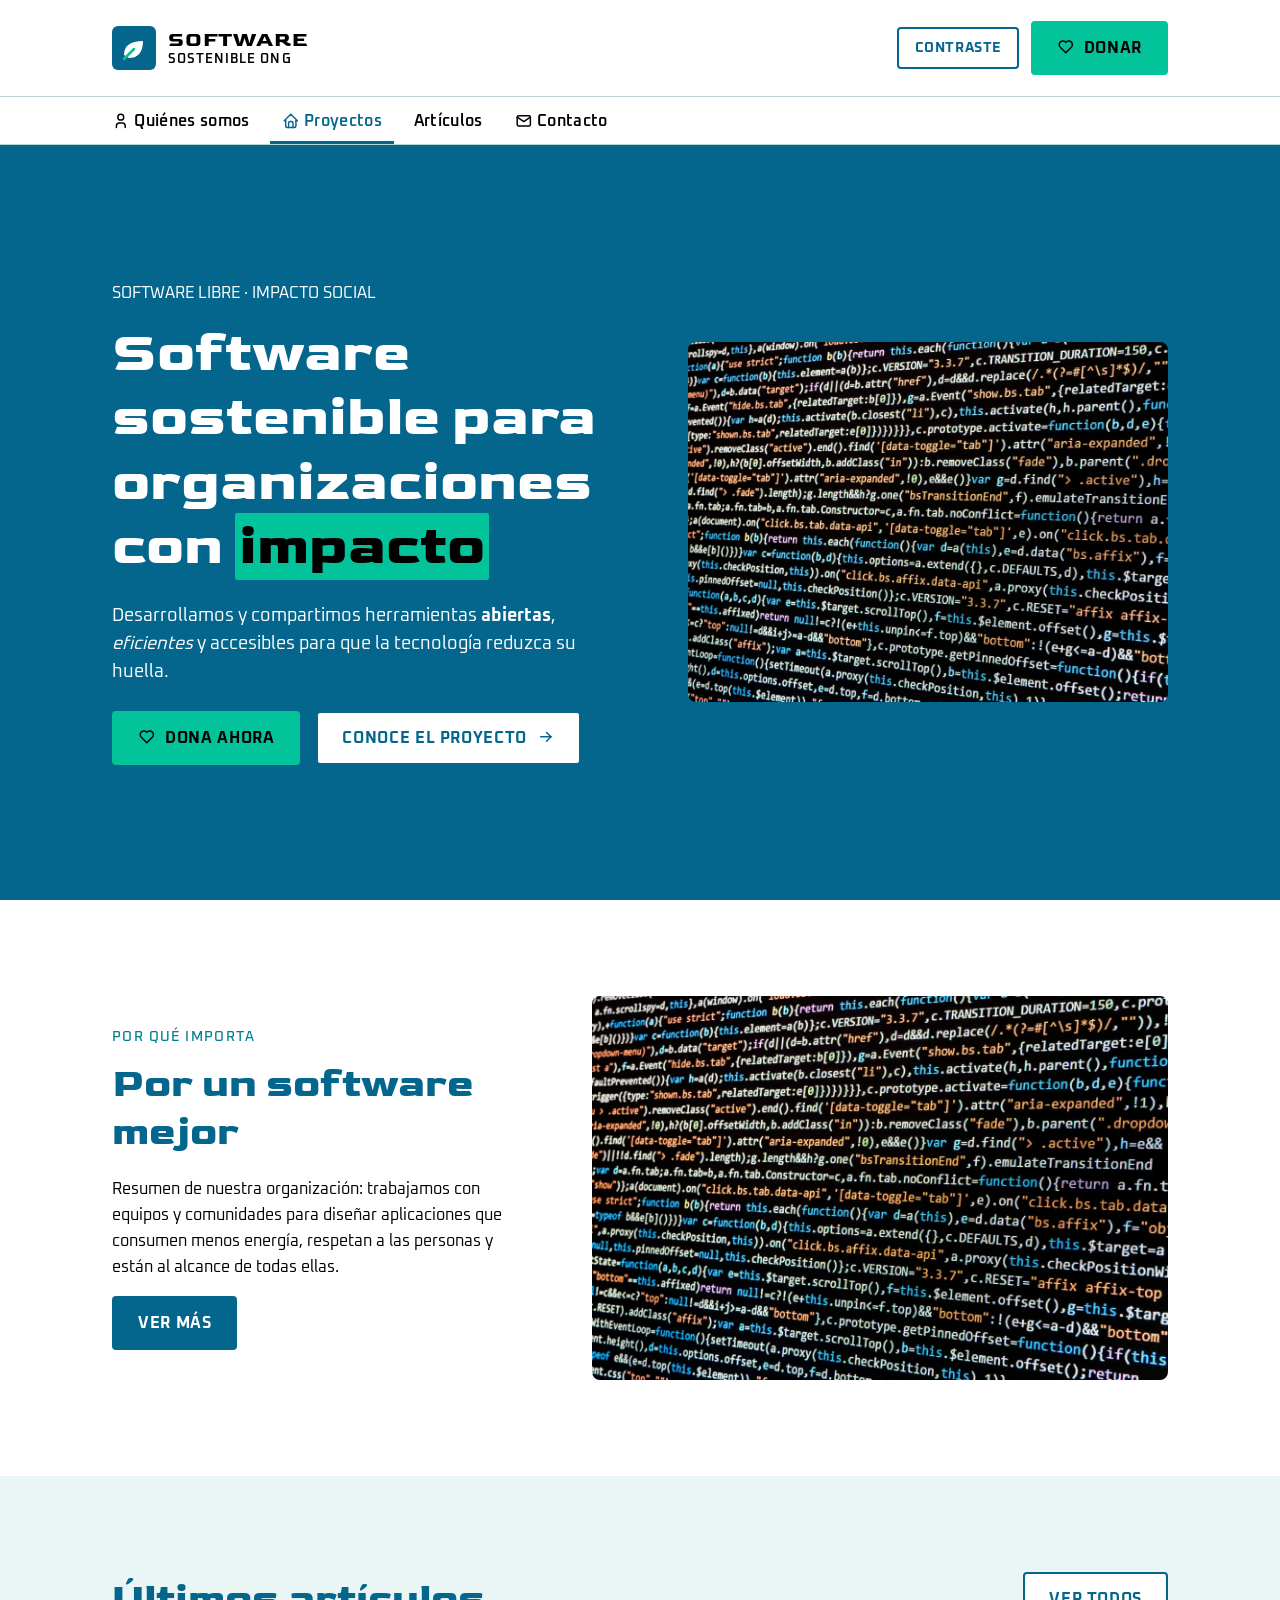
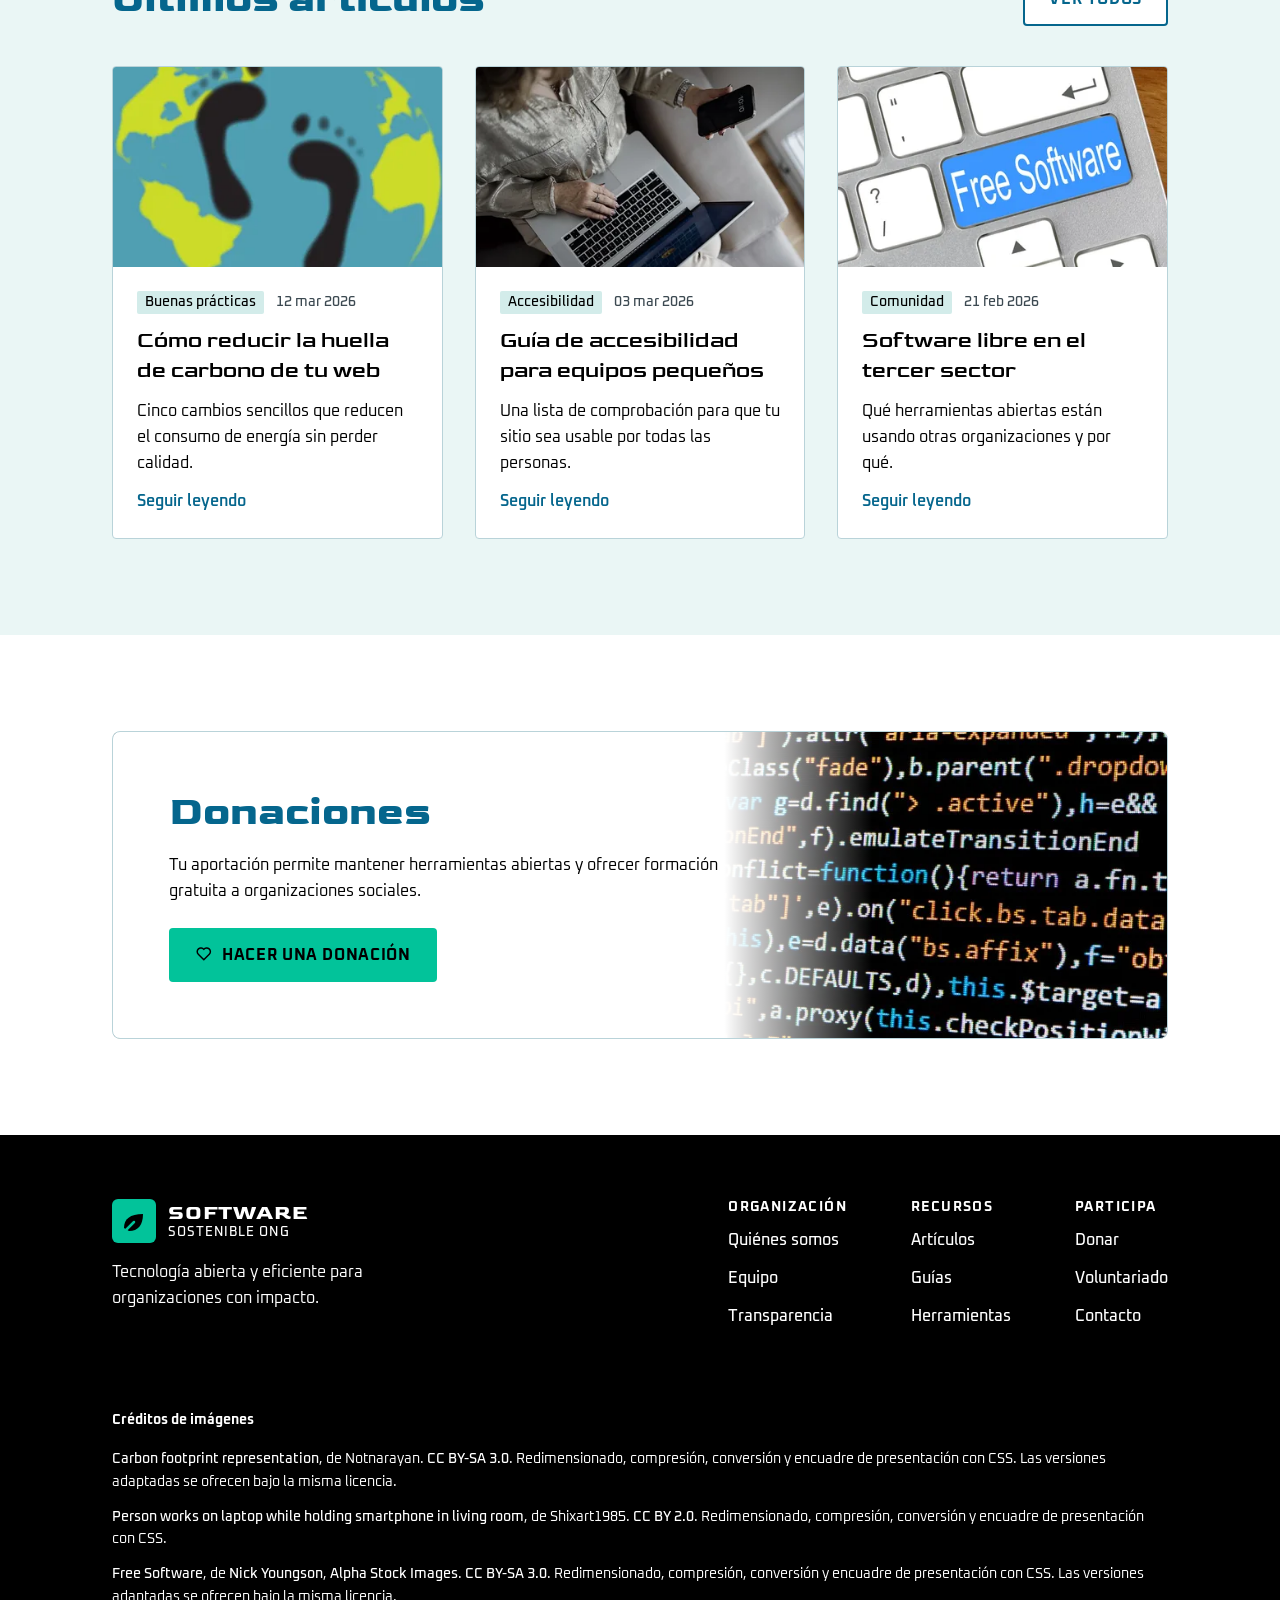
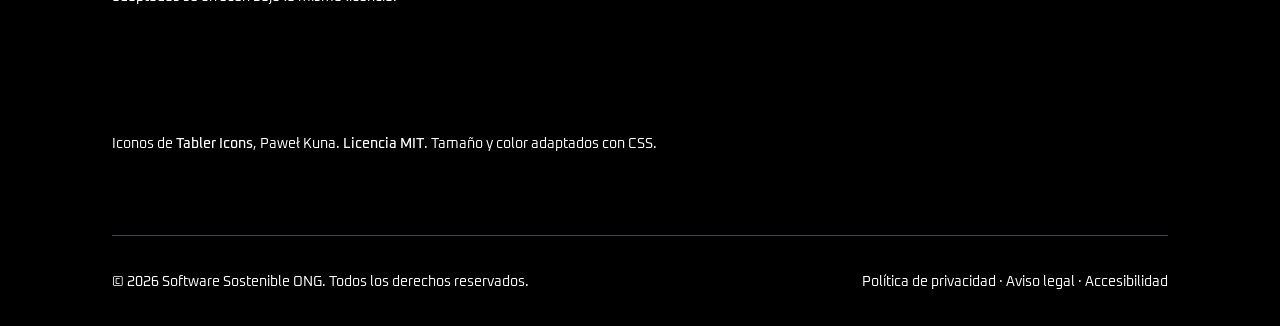
<file: index.html>
<!DOCTYPE html>
<html lang="es">
<head>
  <meta charset="UTF-8">
  <meta name="viewport" content="width=device-width, initial-scale=1.0">
  <meta name="description" content="ONG que desarrolla y comparte software sostenible, abierto y accesible para organizaciones con impacto social.">
  <title>Inicio · Software Sostenible ONG</title>
  <!-- Google Fonts: Goldman (títulos) y Oxanium (texto) -->
  <link rel="preconnect" href="https://fonts.googleapis.com">
  <link rel="preconnect" href="https://fonts.gstatic.com" crossorigin>
  <link href="https://fonts.googleapis.com/css2?family=Goldman:wght@400;700&family=Oxanium:wght@400;500;600;700&display=swap" rel="stylesheet">

  <!-- Hoja de estilos global -->
  <link rel="stylesheet" href="css/estilo.css">
  <!-- FASE 4: hoja alternativa de alto contraste (desactivada hasta que se pida) -->
  <link rel="alternate stylesheet" href="css/alto-contraste.css" title="Alto contraste" id="hoja-contraste">

  <!-- Conmutador (JavaScript): activa o desactiva el alto contraste y recuerda la elección -->
  <script>
    (function () {
      var hoja = document.getElementById('hoja-contraste');

      /* Activa o desactiva el alto contraste. Al activarlo se enlaza la misma hoja
         (css/alto-contraste.css) como hoja normal al final del <head>; al desactivarlo
         se retira. Así el cambio funciona igual en todos los navegadores. */
      function aplicar(activo) {
        var activa = document.getElementById('hoja-contraste-activa');
        if (activo && !activa) {
          activa = document.createElement('link');
          activa.rel = 'stylesheet';
          activa.href = hoja.href;
          activa.id = 'hoja-contraste-activa';
          document.head.appendChild(activa);
        } else if (!activo && activa) {
          activa.remove();
        }
        var boton = document.getElementById('btn-contraste');
        if (boton) { boton.setAttribute('aria-pressed', String(activo)); }
      }

      var guardado = false;
      try { guardado = localStorage.getItem('contraste') === 'activo'; } catch (e) {}
      if (guardado) { aplicar(true); }

      document.addEventListener('DOMContentLoaded', function () {
        var boton = document.getElementById('btn-contraste');
        boton.setAttribute('aria-pressed', String(guardado));
        boton.addEventListener('click', function () {
          var activar = boton.getAttribute('aria-pressed') !== 'true';
          aplicar(activar);
          try { localStorage.setItem('contraste', activar ? 'activo' : 'normal'); } catch (e) {}
        });
      });
    })();
  </script>
</head>
<body>
  <a class="saltar" href="#contenido">Saltar al contenido</a>

  <header class="cabecera" id="cabecera">
    <div class="container cabecera__barra">
      <a class="logo" href="index.html" title="Ir al inicio">
        <img class="logo__marca" src="img/svg/logo.svg" alt="Software Sostenible ONG, ir al inicio" width="44" height="44">
        <span class="logo__texto" aria-hidden="true"><strong>SOFTWARE</strong> <span>SOSTENIBLE ONG</span></span>
      </a>
      <div class="cabecera__acciones">
        <button type="button" class="btn btn--secundario btn--pequeno btn-contraste" id="btn-contraste" aria-pressed="false" title="Activar o desactivar el modo de alto contraste">Contraste</button>
        <a class="btn btn--donar" href="formulario.html"><svg xmlns="http://www.w3.org/2000/svg" width="24" height="24" viewBox="0 0 24 24" fill="none" stroke="currentColor" stroke-width="2" stroke-linecap="round" stroke-linejoin="round" class="icono" aria-hidden="true" focusable="false" data-tabler="heart">
  <path d="M19.5 12.572l-7.5 7.428l-7.5 -7.428a5 5 0 1 1 7.5 -6.566a5 5 0 1 1 7.5 6.572"/>
</svg> Donar</a>
      </div>
    </div>
    <nav class="menu" aria-label="Menú principal">
      <ul class="menu__lista container">
        <li><a class="menu__enlace" href="index.html#quienes-somos"><svg xmlns="http://www.w3.org/2000/svg" width="24" height="24" viewBox="0 0 24 24" fill="none" stroke="currentColor" stroke-width="2" stroke-linecap="round" stroke-linejoin="round" class="icono" aria-hidden="true" focusable="false" data-tabler="user">
  <path d="M8 7a4 4 0 1 0 8 0a4 4 0 0 0 -8 0"/>
  <path d="M6 21v-2a4 4 0 0 1 4 -4h4a4 4 0 0 1 4 4v2"/>
</svg> Quiénes somos</a></li>
        <li><a class="menu__enlace" href="index.html" aria-current="page"><svg xmlns="http://www.w3.org/2000/svg" width="24" height="24" viewBox="0 0 24 24" fill="none" stroke="currentColor" stroke-width="2" stroke-linecap="round" stroke-linejoin="round" class="icono" aria-hidden="true" focusable="false" data-tabler="home">
  <path d="M5 12l-2 0l9 -9l9 9l-2 0"/>
  <path d="M5 12v7a2 2 0 0 0 2 2h10a2 2 0 0 0 2 -2v-7"/>
  <path d="M9 21v-6a2 2 0 0 1 2 -2h2a2 2 0 0 1 2 2v6"/>
</svg> Proyectos</a></li>
        <li><a class="menu__enlace" href="listado.html">Artículos</a></li>
        <li><a class="menu__enlace" href="contacto.html"><svg xmlns="http://www.w3.org/2000/svg" width="24" height="24" viewBox="0 0 24 24" fill="none" stroke="currentColor" stroke-width="2" stroke-linecap="round" stroke-linejoin="round" class="icono" aria-hidden="true" focusable="false" data-tabler="mail">
  <path d="M3 7a2 2 0 0 1 2 -2h14a2 2 0 0 1 2 2v10a2 2 0 0 1 -2 2h-14a2 2 0 0 1 -2 -2v-10"/>
  <path d="M3 7l9 6l9 -6"/>
</svg> Contacto</a></li>
      </ul>
    </nav>
  </header>

  <main id="contenido">
    <section class="hero hero--inicio" id="hero" aria-labelledby="hero-titulo">
      <div class="container hero__contenido">
        <div class="hero__texto">
          <p class="hero__antetitulo">SOFTWARE LIBRE · IMPACTO SOCIAL</p>
          <h1 id="hero-titulo">Software sostenible para organizaciones con <mark>impacto</mark></h1>
          <p class="hero__subtitulo">Desarrollamos y compartimos herramientas <strong>abiertas</strong>, <em>eficientes</em> y accesibles para que la tecnología reduzca su huella.</p>
          <div class="hero__botones">
            <a class="btn btn--donar" href="formulario.html" title="Ir a la página de donaciones"><svg xmlns="http://www.w3.org/2000/svg" width="24" height="24" viewBox="0 0 24 24" fill="none" stroke="currentColor" stroke-width="2" stroke-linecap="round" stroke-linejoin="round" class="icono" aria-hidden="true" focusable="false" data-tabler="heart">
  <path d="M19.5 12.572l-7.5 7.428l-7.5 -7.428a5 5 0 1 1 7.5 -6.566a5 5 0 1 1 7.5 6.572"/>
</svg> Dona ahora</a>
            <a class="btn btn--secundario" href="listado.html">
              Conoce el proyecto
              <svg class="icono" width="16" height="16" viewBox="0 0 24 24"
                  fill="none" stroke="currentColor" stroke-width="2"
                  stroke-linecap="round" stroke-linejoin="round" aria-hidden="true" focusable="false">
                <path d="M5 12l14 0"/>
                <path d="M13 18l6 -6"/>
                <path d="M13 6l6 6"/>
              </svg>
            </a>
          </div>
        </div>
        <picture class="hero__imagen">
        <source media="(max-width: 350px)" srcset="img/portada-pequena.webp">
        <source media="(max-width: 1024px)" srcset="img/portada-mediana.webp">
        <img
          src="img/portada-optimizada.webp"
          alt="Portátil con código de programación en la pantalla"
          width="1200"
          height="800"
        >
      </picture>
      </div>
    </section>

    <section class="seccion seccion--quienes container" id="quienes-somos" aria-labelledby="quienes-titulo">
      <div class="seccion__texto">
        <p class="antetitulo">POR QUÉ IMPORTA</p>
        <h2 id="quienes-titulo">Por un software mejor</h2>
        <p>Resumen de nuestra organización: trabajamos con equipos y comunidades para diseñar aplicaciones que consumen menos energía, respetan a las personas y están al alcance de todas ellas.</p>
        <a class="btn btn--primario" href="listado.html">Ver más</a>
      </div>
      <img class="seccion__imagen" src="img/portada-mediana.webp" srcset="img/portada-mediana.webp 768w, img/portada-optimizada.webp 1200w" sizes="(max-width: 900px) calc(100vw - 40px), 576px" alt="Código de programación en una pantalla" width="768" height="512" loading="lazy">
    </section>

    <section class="seccion seccion--articulos" id="ultimos-articulos" aria-labelledby="articulos-titulo">
      <div class="container">
        <div class="seccion__cabecera">
          <h2 id="articulos-titulo">Últimos artículos</h2>
          <a class="btn btn--secundario" href="listado.html">Ver todos</a>
        </div>
        <div class="tarjetas">
          <article class="tarjeta">
            <picture>
            <source srcset="img/huella-carbono-pequena.webp 400w, img/huella-carbono.webp 800w" sizes="(max-width: 600px) calc(100vw - 40px), 400px" type="image/webp">
            <img
              class="tarjeta__imagen"
              src="img/huella-carbono.jpg"
              alt="Ilustración de la huella de carbono"
              width="800"
              height="566"
              loading="lazy"
            >
          </picture>
            <div class="tarjeta__cuerpo">
              <p class="tarjeta__meta"><span class="etiqueta">Buenas prácticas</span> <time datetime="2026-03-12">12 mar 2026</time></p>
              <h3 class="tarjeta__titulo">Cómo reducir la huella de carbono de tu web</h3>
              <p>Cinco cambios sencillos que reducen el consumo de energía sin perder calidad.</p>
              <a class="enlace" href="detalle.html">Seguir leyendo<span class="sr-only">: Cómo reducir la huella de carbono de tu web</span></a>
            </div>
          </article>
          <article class="tarjeta">
            <picture>
            <source srcset="img/accesibilidad-dispositivos-pequena.webp 400w, img/accesibilidad-dispositivos.webp 800w" sizes="(max-width: 600px) calc(100vw - 40px), 400px" type="image/webp">
            <img
              class="tarjeta__imagen"
              src="img/accesibilidad-dispositivos.jpg"
              alt="Persona usando un portátil y un móvil"
              width="800"
              height="533"
              loading="lazy"
            >
          </picture>
            <div class="tarjeta__cuerpo">
              <p class="tarjeta__meta"><span class="etiqueta">Accesibilidad</span> <time datetime="2026-03-03">03 mar 2026</time></p>
              <h3 class="tarjeta__titulo">Guía de accesibilidad para equipos pequeños</h3>
              <p>Una lista de comprobación para que tu sitio sea usable por todas las personas.</p>
              <a class="enlace" href="detalle.html">Seguir leyendo<span class="sr-only">: Guía de accesibilidad para equipos pequeños</span></a>
            </div>
          </article>
          <article class="tarjeta">
            <img
              class="tarjeta__imagen"
              src="img/software-libre.webp" srcset="img/software-libre-pequena.webp 400w, img/software-libre.webp 800w" sizes="(max-width: 600px) calc(100vw - 40px), 400px"
              alt="Tecla de un teclado con el texto «Free Software»"
              width="800"
              height="533"
              loading="lazy"
            >
            <div class="tarjeta__cuerpo">
              <p class="tarjeta__meta"><span class="etiqueta">Comunidad</span> <time datetime="2026-02-21">21 feb 2026</time></p>
              <h3 class="tarjeta__titulo">Software libre en el tercer sector</h3>
              <p>Qué herramientas abiertas están usando otras organizaciones y por qué.</p>
              <a class="enlace" href="detalle.html">Seguir leyendo<span class="sr-only">: Software libre en el tercer sector</span></a>
            </div>
          </article>
        </div>
      </div>
    </section>

    <section class="cta" id="donaciones" aria-labelledby="donaciones-titulo">
      <div class="cta__texto">
        <h2 id="donaciones-titulo">Donaciones</h2>
        <p>Tu aportación permite mantener herramientas abiertas y ofrecer formación gratuita a organizaciones sociales.</p>
        <a class="btn btn--donar" href="formulario.html"><svg xmlns="http://www.w3.org/2000/svg" width="24" height="24" viewBox="0 0 24 24" fill="none" stroke="currentColor" stroke-width="2" stroke-linecap="round" stroke-linejoin="round" class="icono" aria-hidden="true" focusable="false" data-tabler="heart">
  <path d="M19.5 12.572l-7.5 7.428l-7.5 -7.428a5 5 0 1 1 7.5 -6.566a5 5 0 1 1 7.5 6.572"/>
</svg> Hacer una donación</a>
      </div>
    </section>
  </main>

  <footer class="pie" id="pie">
    <div class="container pie__interior">
      <div class="pie__principal">
        <div class="pie__marca">
          <a class="logo" href="index.html" title="Ir al inicio">
            <img class="logo__marca" src="img/svg/logo-claro.svg" alt="Software Sostenible ONG, ir al inicio" width="44" height="44">
            <span class="logo__texto" aria-hidden="true"><strong>SOFTWARE</strong> <span>SOSTENIBLE ONG</span></span>
          </a>
          <p>Tecnología abierta y eficiente para organizaciones con impacto.</p>
        </div>
        <div class="pie__columnas">
          <div class="pie__columna">
            <h2 class="pie__titulo">Organización</h2>
            <ul>
              <li><a href="index.html#quienes-somos">Quiénes somos</a></li>
              <li><a href="index.html#quienes-somos">Equipo</a></li>
              <li><a href="index.html#quienes-somos">Transparencia</a></li>
            </ul>
          </div>
          <div class="pie__columna">
            <h2 class="pie__titulo">Recursos</h2>
            <ul>
              <li><a href="listado.html">Artículos</a></li>
              <li><a href="listado.html">Guías</a></li>
              <li><a href="listado.html">Herramientas</a></li>
            </ul>
          </div>
          <div class="pie__columna">
            <h2 class="pie__titulo">Participa</h2>
            <ul>
              <li><a href="formulario.html">Donar</a></li>
              <li><a href="contacto.html">Voluntariado</a></li>
              <li><a href="contacto.html">Contacto</a></li>
            </ul>
          </div>
        </div>
      </div>
      <div class="pie__creditos">
        <p><strong>Créditos de imágenes</strong></p>
        <ul>
          <li><a href="https://commons.wikimedia.org/wiki/File:Carbon_footprint_representation.jpg">Carbon footprint representation</a>, de Notnarayan. <a href="https://creativecommons.org/licenses/by-sa/3.0/">CC BY-SA 3.0</a>. Redimensionado, compresión, conversión y encuadre de presentación con CSS. Las versiones adaptadas se ofrecen bajo la misma licencia.</li>
          <li><a href="https://commons.wikimedia.org/wiki/File:Person_works_on_laptop_while_holding_smartphone_in_living_room.jpg">Person works on laptop while holding smartphone in living room</a>, de Shixart1985. <a href="https://creativecommons.org/licenses/by/2.0/">CC BY 2.0</a>. Redimensionado, compresión, conversión y encuadre de presentación con CSS.</li>
          <li><a href="https://www.picpedia.org/keyboard/f/free-software.html">Free Software</a>, de <a href="http://www.nyphotographic.com/">Nick Youngson</a>, <a href="https://alphastockimages.com/">Alpha Stock Images</a>. <a href="https://creativecommons.org/licenses/by-sa/3.0/">CC BY-SA 3.0</a>. Redimensionado, compresión, conversión y encuadre de presentación con CSS. Las versiones adaptadas se ofrecen bajo la misma licencia.</li>
        </ul>
      </div>
      <p class="pie__creditos">Iconos de <a href="https://tabler.io/icons">Tabler Icons</a>, Paweł Kuna. <a href="img/svg/tabler/LICENSE.txt">Licencia MIT</a>. Tamaño y color adaptados con CSS.</p>
      <div class="pie__legal">
        <p><small>© 2026 Software Sostenible ONG. Todos los derechos reservados.</small></p>
        <p><small>Política de privacidad · Aviso legal · Accesibilidad</small></p>
      </div>
    </div>
  </footer>
</body>
</html>
</file>
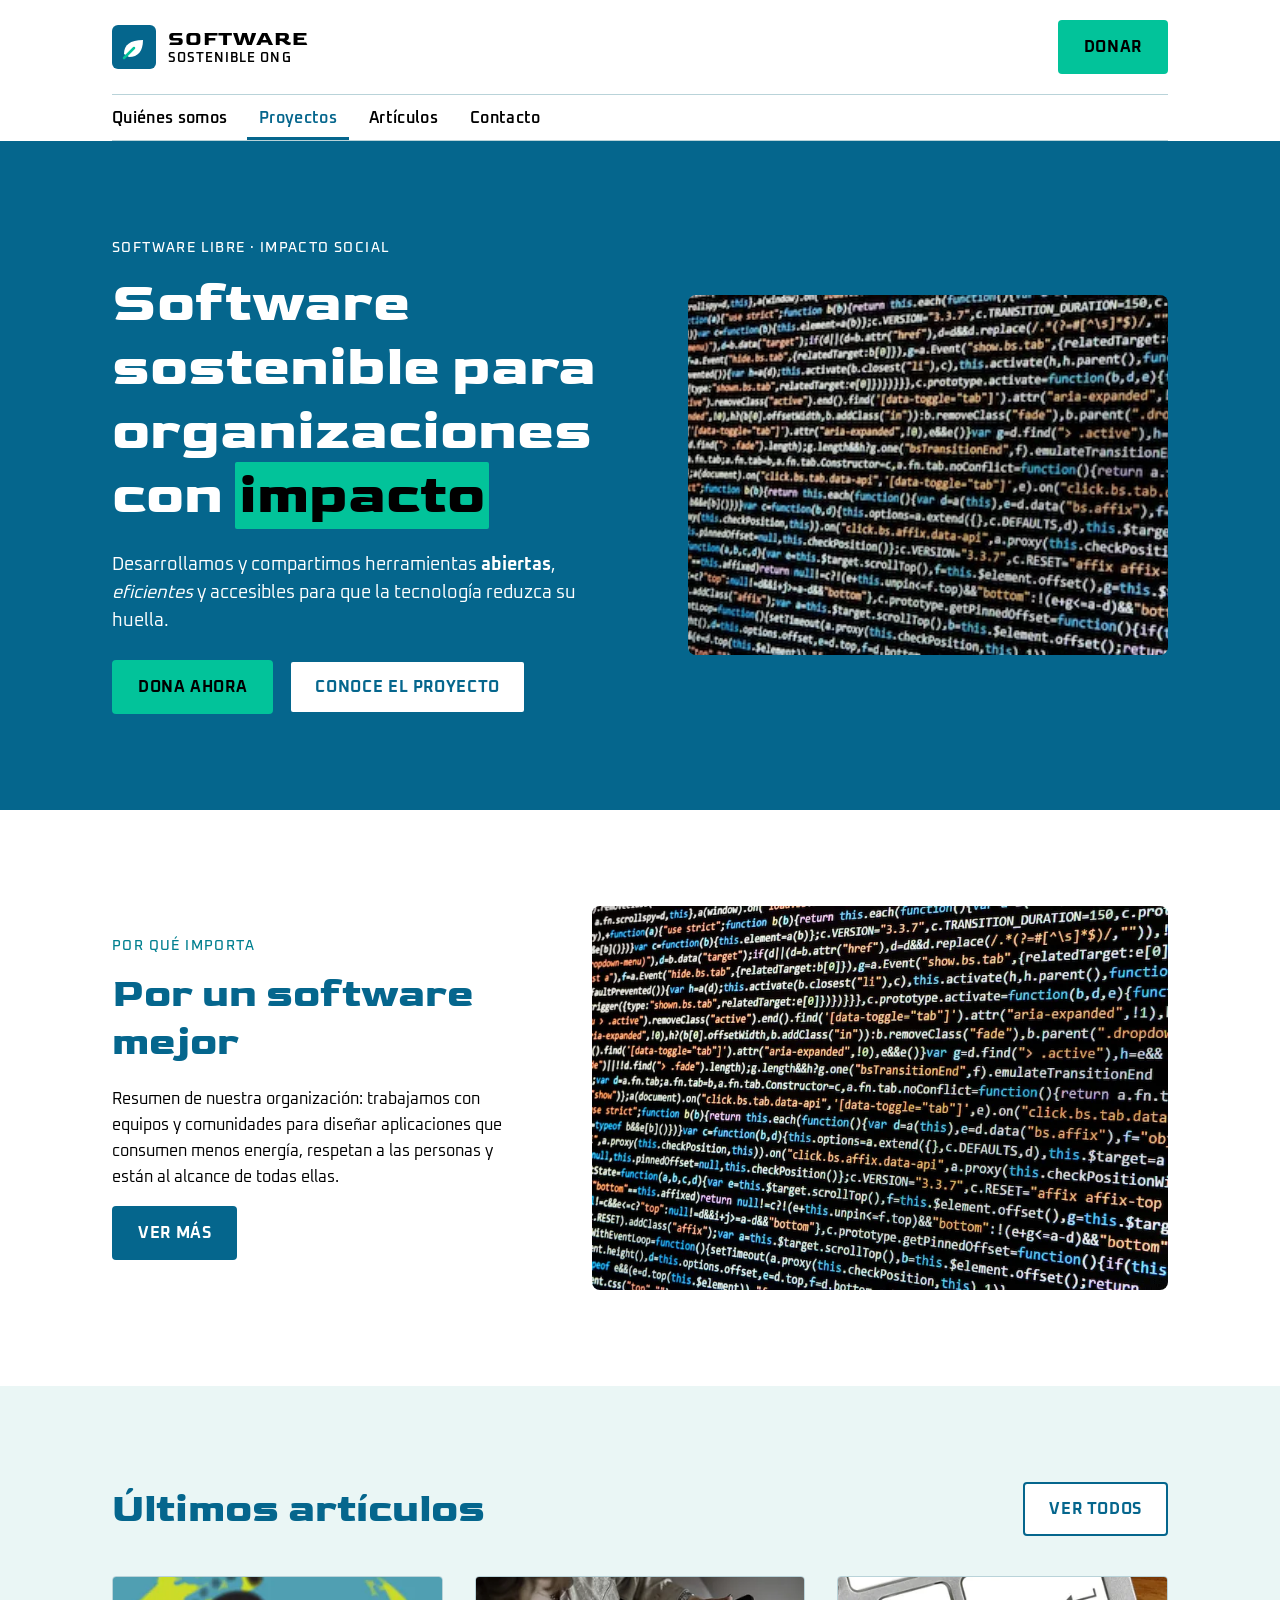
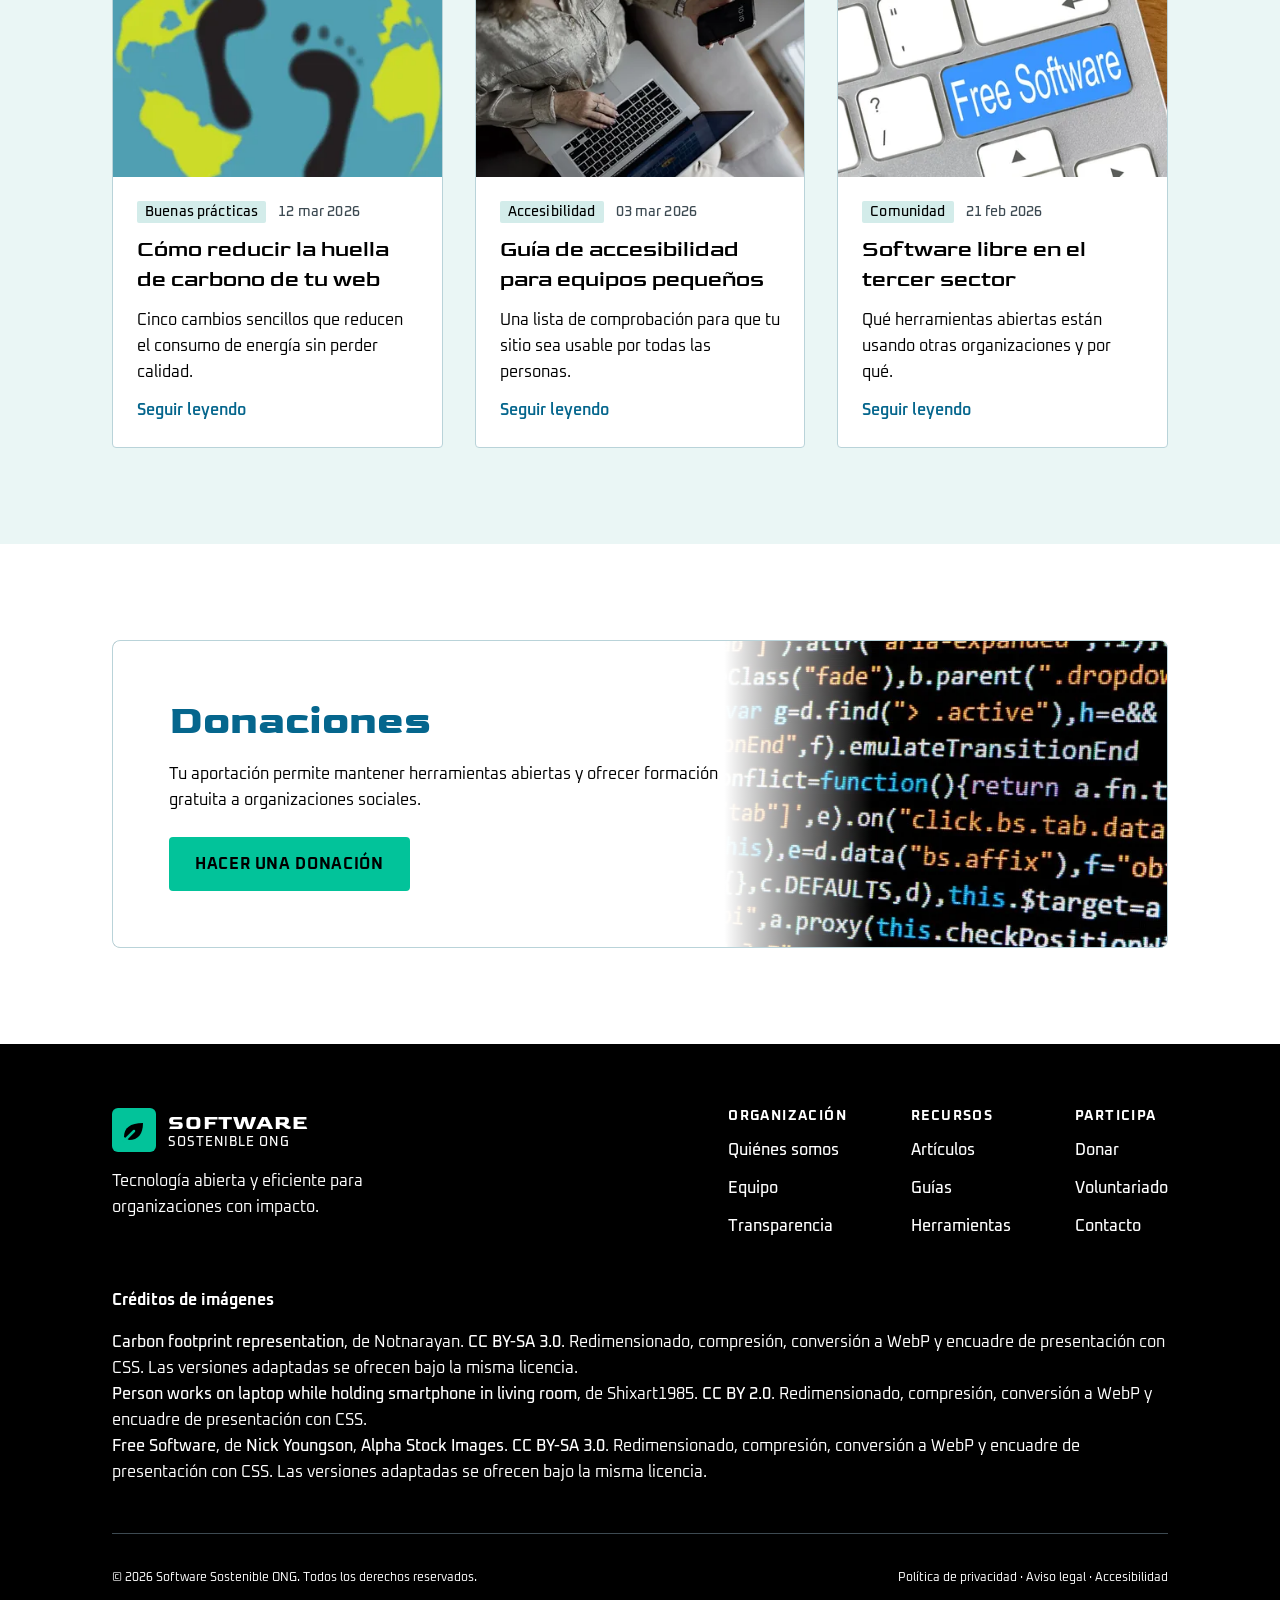
<file: fase2-interna/index.html>
<!DOCTYPE html>
<html lang="es">
<head>
  <meta charset="UTF-8">
  <meta name="viewport" content="width=device-width, initial-scale=1.0">
  <meta name="description" content="ONG que desarrolla y comparte software sostenible, abierto y accesible para organizaciones con impacto social.">
  <title>Inicio · Software Sostenible ONG</title>
  <!-- Google Fonts: Goldman (títulos) y Oxanium (texto) con sans-serif como reserva -->
  <link rel="preconnect" href="https://fonts.googleapis.com">
  <link rel="preconnect" href="https://fonts.gstatic.com" crossorigin>
  <link href="https://fonts.googleapis.com/css2?family=Goldman:wght@400;700&family=Oxanium:wght@400;500;600;700&display=swap" rel="stylesheet">

  <!-- FASE 2: hoja de estilos interna -->
  <style>
    /* =====================================================
       FASE 2 · Hoja de estilos interna (index.html)
       Fuente de valores: guía de estilo de la UT1 (Penpot)
       Paleta: #05668D primario · #028090 secundario · #00A896 acento
               #02C39A destacado · #EAF6F5 tinte · #D3ECEA tinte fuerte
               #B9D3D9 borde suave · #3D4A52 texto suave · #B00020 error
       ===================================================== */

    /* ---------- 1. Reinicio de estilos ---------- */
    * {
      box-sizing: border-box;
      margin: 0;
      padding: 0;
    }

    /* ---------- 2. Selectores de etiqueta ---------- */
    body {
      font-family: 'Oxanium', sans-serif;
      font-size: 1rem;
      font-weight: 400;
      line-height: 1.625;
      color: #000000;
      background-color: #FFFFFF;
    }

    /* Selector agrupado: los tres títulos comparten tipografía */
    h1, h2, h3 {
      font-family: 'Goldman', sans-serif;
      font-weight: 400;
      color: #05668D;
    }

    h1 {
      font-size: 3.5rem;        /* 56 px */
      font-weight: 700;
      line-height: 1.1428;
    }

    h2 {
      font-size: 2.5rem;        /* 40 px */
      font-weight: 700;
      line-height: 1.2;
    }

    h3 {
      font-size: 1.375rem;      /* 22 px */
      line-height: 1.3636;
    }

    p {
      margin-bottom: 1rem;
    }

    a {
      color: #05668D;
      font-weight: 600;
      text-decoration: none;
    }

    img {
      display: block;
      max-width: 100%;
      height: auto;
    }

    ul {
      list-style: none;
    }

    /* Elementos de formulario: heredan la tipografía del sitio */
    input, button, textarea, select {
      font: inherit;
      color: inherit;
    }

    /* Énfasis de la Fase 1 */
    strong {
      font-weight: 700;
    }

    em {
      font-style: italic;
    }

    mark {
      background-color: #02C39A;
      color: #000000;
      padding: 0 0.25rem;
      border-radius: 2px;
    }

    /* ---------- 3. Selectores de clase ---------- */
    /* Accesibilidad: enlace para saltar al contenido y texto solo para lectores */
    .saltar {
      position: absolute;
      left: -999px;
      background-color: #05668D;
      color: #FFFFFF;
      padding: 0.5rem 1rem;
    }

    .saltar:focus {
      left: 0;
      top: 0;
      z-index: 10;
    }

    .sr-only {
      position: absolute;
      width: 1px;
      height: 1px;
      overflow: hidden;
      clip: rect(0 0 0 0);
      white-space: nowrap;
    }

    /* Botones: base y variantes */
    .btn {
      display: inline-block;
      padding: 0.75rem 1.5rem;
      border: 2px solid transparent;
      border-radius: 4px;
      font-size: 1rem;
      font-weight: 700;
      letter-spacing: 0.04em;
      text-transform: uppercase;
      text-align: center;
      cursor: pointer;
    }

    .btn--donar {
      background-color: #02C39A;
      color: #000000;
    }

    .btn--donar:hover {
      background-color: #00A896;
    }

    .btn--primario {
      background-color: #05668D;
      color: #FFFFFF;
    }

    .btn--primario:hover {
      background-color: #028090;
    }

    .btn--secundario {
      background-color: #FFFFFF;
      border-color: #05668D;
      color: #05668D;
    }

    .btn--secundario:hover {
      background-color: #EAF6F5;
    }

    .btn:focus-visible,
    .enlace:focus-visible,
    .menu__enlace:focus-visible {
      outline: 3px solid #00A896;
      outline-offset: 2px;
    }

    /* Texto de apoyo */
    .antetitulo,
    .hero__antetitulo {
      font-size: 0.875rem;      /* 14 px */
      font-weight: 500;
      letter-spacing: 0.1em;
      text-transform: uppercase;
      margin-bottom: 0.75rem;
    }

    .antetitulo {
      color: #028090;
    }

    .enlace {
      color: #05668D;
      font-weight: 600;
    }

    .enlace:hover {
      text-decoration: underline;
    }

    .etiqueta {
      display: inline-block;
      background-color: #D3ECEA;
      color: #000000;
      font-size: 0.875rem;
      font-weight: 500;
      padding: 0 0.5rem;
      border-radius: 2px;
    }

    /* ---------- 4. Cabecera y menú (id y descendientes) ---------- */
    #cabecera {
      display: flex;
      flex-wrap: wrap;
      align-items: center;
      justify-content: space-between;
      padding: 1.25rem 7rem 0;
      background-color: #FFFFFF;
    }

    .logo {
      display: flex;
      align-items: center;
      gap: 0.75rem;
      color: #000000;
    }

    .logo__texto {
      display: flex;
      flex-direction: column;
      line-height: 1.2;
      font-size: 0.8125rem;
      letter-spacing: 0.08em;
    }

    .logo__texto strong {
      font-family: 'Goldman', sans-serif;
      font-size: 1.25rem;
      letter-spacing: 0.04em;
    }

    .menu {
      flex-basis: 100%;
      margin-top: 1.25rem;
      border-top: 1px solid #B9D3D9;
      border-bottom: 1px solid #B9D3D9;
    }

    /* Hijos directos: lista horizontal del menú */
    .menu__lista {
      display: flex;
      gap: 0.5rem;
    }

    .menu__lista > li {
      display: block;
    }

    /* Pseudoclase :first-child: el primer enlace se alinea con el logotipo */
    .menu__lista > li:first-child .menu__enlace {
      padding-left: 0;
    }

    .menu__enlace {
      display: block;
      padding: 0.625rem 0.75rem 0.375rem;
      color: #000000;
      font-weight: 600;
      letter-spacing: 0.02em;
      border-bottom: 3px solid transparent;
    }

    .menu__enlace:hover,
    .menu__enlace[aria-current="page"] {
      color: #05668D;
      border-bottom-color: #05668D;
    }

    /* ---------- 5. Hero (id) ---------- */
    #hero {
      display: flex;
      align-items: center;
      gap: 4rem;
      padding: 6rem 7rem;
      background-color: #05668D;
      color: #FFFFFF;
    }

    #hero h1 {
      color: #FFFFFF;
      margin-bottom: 1.5rem;
    }

    .hero__texto {
      flex: 1;
    }

    .hero__antetitulo {
      color: #FFFFFF;
    }

    .hero__subtitulo {
      max-width: 35rem;
      font-size: 1.125rem;      /* Large Body 18 px */
      line-height: 1.5555;
      margin-bottom: 1.5rem;
    }

    .hero__botones {
      display: flex;
      flex-wrap: wrap;
      gap: 1rem;
    }

    /* En el hero el botón principal es verde y el secundario blanco */
    #hero .btn--secundario {
      background-color: #FFFFFF;
    }

    .hero__imagen {
      width: 30rem;
      height: 22.5rem;
      flex-shrink: 0;
      object-fit: cover;
      border-radius: 8px;
    }

    /* ---------- 6. Secciones generales ---------- */
    .seccion {
      padding: 6rem 7rem;
    }

    .seccion--quienes {
      display: flex;
      align-items: center;
      gap: 5rem;
    }

    .seccion__texto {
      flex: 1;
    }

    .seccion__texto h2 {
      margin-bottom: 1.25rem;
    }

    .seccion__imagen {
      width: 36rem;
      height: 24rem;
      flex-shrink: 0;
      object-fit: cover;
      border-radius: 8px;
    }

    /* ---------- 7. Últimos artículos y tarjetas ---------- */
    .seccion--articulos {
      background-color: #EAF6F5;
    }

    .seccion__cabecera {
      display: flex;
      align-items: center;
      justify-content: space-between;
      margin-bottom: 2.5rem;
    }

    .tarjetas {
      display: flex;
      gap: 2rem;
    }

    .tarjeta {
      flex: 1;
      background-color: #FFFFFF;
      border: 1px solid #B9D3D9;
      border-radius: 4px;
      overflow: hidden;
    }

    .tarjeta__imagen {
      width: 100%;
      height: 12.5rem;          /* 200 px */
      object-fit: cover;
    }

    .tarjeta__cuerpo {
      padding: 1.5rem;
    }

    .tarjeta__cuerpo > * {
      margin-bottom: 0.75rem;
    }

    /* Pseudoclase :last-child: el último elemento no deja hueco debajo */
    .tarjeta__cuerpo > :last-child {
      margin-bottom: 0;
    }

    .tarjeta__meta {
      display: flex;
      align-items: center;
      gap: 0.75rem;
      font-size: 0.875rem;
      font-weight: 500;
      letter-spacing: 0.01em;
      color: #3D4A52;
    }

    .tarjeta__titulo {
      color: #000000;
    }

    .tarjeta:hover {
      border-color: #05668D;
    }

    /* ---------- 8. Llamada a la acción (CTA) ---------- */
    .cta {
      margin: 6rem 7rem;
      border: 1px solid #B9D3D9;
      border-radius: 8px;
      background: linear-gradient(to right, #FFFFFF 58%, transparent 72%), url('../img/portada-optimizada.webp') center / cover no-repeat;
    }

    .cta__texto {
      max-width: 42rem;
      padding: 3.5rem;
    }

    .cta__texto h2 {
      margin-bottom: 1rem;
    }

    .cta__texto p {
      margin-bottom: 1.5rem;
    }

    /* ---------- 9. Pie de página ---------- */
    #pie {
      display: flex;
      flex-direction: column;
      gap: 3rem;
      padding: 4rem 7rem 2rem;
      background-color: #000000;
      color: #FFFFFF;
    }

    #pie a {
      color: #FFFFFF;
      font-weight: 500;
    }

    #pie a:hover {
      color: #02C39A;
    }

    .pie .logo,
    #pie .logo {
      color: #FFFFFF;
    }

    .pie__principal {
      display: flex;
      justify-content: space-between;
      gap: 3rem;
    }

    .pie__marca {
      max-width: 20rem;
    }

    .pie__marca p {
      margin-top: 1rem;
    }

    .pie__columnas {
      display: flex;
      gap: 4rem;
    }

    .pie__titulo {
      font-family: 'Oxanium', sans-serif;
      font-size: 0.875rem;
      font-weight: 700;
      letter-spacing: 0.1em;
      text-transform: uppercase;
      color: #FFFFFF;
      margin-bottom: 0.75rem;
    }

    /* Descendientes: elementos de lista dentro de las columnas del pie */
    .pie__columna li {
      margin-bottom: 0.75rem;
    }

    .pie__columna li:last-child {
      margin-bottom: 0;
    }

    .pie__legal {
      display: flex;
      justify-content: space-between;
      padding-top: 2rem;
      border-top: 1px solid #3D4A52;
      font-size: 0.875rem;
    }

    .pie__legal p {
      margin-bottom: 0;
    }
    .hero__imagen > img { width: 100%; height: 100%; object-fit: cover; border-radius: inherit; filter: saturate(0.85); }
  </style>
</head>
<body>
  <a class="saltar" href="#contenido">Saltar al contenido</a>

  <header class="cabecera" id="cabecera">
    <a class="logo" href="../index.html" title="Ir al inicio">
      <img class="logo__marca" src="../img/logo.svg" alt="Software Sostenible ONG, ir al inicio" width="44" height="44">
      <span class="logo__texto" aria-hidden="true"><strong>SOFTWARE</strong> <span>SOSTENIBLE ONG</span></span>
    </a>
    <a class="btn btn--donar" href="../formulario.html">Donar</a>
    <nav class="menu" aria-label="Menú principal">
      <ul class="menu__lista">
        <li><a class="menu__enlace" href="../index.html#quienes-somos">Quiénes somos</a></li>
        <li><a class="menu__enlace" href="../index.html" aria-current="page">Proyectos</a></li>
        <li><a class="menu__enlace" href="../listado.html">Artículos</a></li>
        <li><a class="menu__enlace" href="../contacto.html">Contacto</a></li>
      </ul>
    </nav>
  </header>

  <main id="contenido">
    <section class="hero" id="hero" aria-labelledby="hero-titulo">
      <div class="hero__texto">
        <p class="hero__antetitulo">SOFTWARE LIBRE · IMPACTO SOCIAL</p>
        <h1 id="hero-titulo">Software sostenible para organizaciones con <mark>impacto</mark></h1>
        <p class="hero__subtitulo">Desarrollamos y compartimos herramientas <strong>abiertas</strong>, <em>eficientes</em> y accesibles para que la tecnología reduzca su huella.</p>
        <div class="hero__botones">
          <a class="btn btn--donar" href="../formulario.html" title="Ir a la página de donaciones">Dona ahora</a>
          <a class="btn btn--secundario" href="../listado.html">Conoce el proyecto</a>
        </div>
      </div>
      <picture class="hero__imagen">
        <source media="(max-width: 350px)" srcset="../img/portada-pequena.webp">
        <source media="(max-width: 1024px)" srcset="../img/portada-mediana.webp">
        <img src="../img/portada-optimizada.webp" alt="Portátil con código de programación en la pantalla" width="1200" height="800">
      </picture>
    </section>

    <section class="seccion seccion--quienes" id="quienes-somos" aria-labelledby="quienes-titulo">
      <div class="seccion__texto">
        <p class="antetitulo">POR QUÉ IMPORTA</p>
        <h2 id="quienes-titulo">Por un software mejor</h2>
        <p>Resumen de nuestra organización: trabajamos con equipos y comunidades para diseñar aplicaciones que consumen menos energía, respetan a las personas y están al alcance de todas ellas.</p>
        <a class="btn btn--primario" href="../listado.html">Ver más</a>
      </div>
      <img class="seccion__imagen" src="../img/portada-mediana.webp" srcset="../img/portada-mediana.webp 768w, ../img/portada-optimizada.webp 1200w" sizes="(max-width: 900px) calc(100vw - 40px), 576px" alt="Código de programación en una pantalla" width="768" height="512" loading="lazy">
    </section>

    <section class="seccion seccion--articulos" id="ultimos-articulos" aria-labelledby="articulos-titulo">
      <div class="seccion__cabecera">
        <h2 id="articulos-titulo">Últimos artículos</h2>
        <a class="btn btn--secundario" href="../listado.html">Ver todos</a>
      </div>
      <div class="tarjetas">
        <article class="tarjeta">
          <img class="tarjeta__imagen" src="../img/huella-carbono.webp" srcset="../img/huella-carbono-pequena.webp 400w, ../img/huella-carbono.webp 800w" sizes="(max-width: 600px) calc(100vw - 40px), 400px" alt="Ilustración de la huella de carbono" width="800" height="566" loading="lazy">
          <div class="tarjeta__cuerpo">
            <p class="tarjeta__meta"><span class="etiqueta">Buenas prácticas</span> <time datetime="2026-03-12">12 mar 2026</time></p>
            <h3 class="tarjeta__titulo">Cómo reducir la huella de carbono de tu web</h3>
            <p>Cinco cambios sencillos que reducen el consumo de energía sin perder calidad.</p>
            <a class="enlace" href="../detalle.html">Seguir leyendo<span class="sr-only">: Cómo reducir la huella de carbono de tu web</span></a>
          </div>
        </article>
        <article class="tarjeta">
          <img class="tarjeta__imagen" src="../img/accesibilidad-dispositivos.webp" srcset="../img/accesibilidad-dispositivos-pequena.webp 400w, ../img/accesibilidad-dispositivos.webp 800w" sizes="(max-width: 600px) calc(100vw - 40px), 400px" alt="Persona usando un portátil y un móvil" width="800" height="533" loading="lazy">
          <div class="tarjeta__cuerpo">
            <p class="tarjeta__meta"><span class="etiqueta">Accesibilidad</span> <time datetime="2026-03-03">03 mar 2026</time></p>
            <h3 class="tarjeta__titulo">Guía de accesibilidad para equipos pequeños</h3>
            <p>Una lista de comprobación para que tu sitio sea usable por todas las personas.</p>
            <a class="enlace" href="../detalle.html">Seguir leyendo<span class="sr-only">: Guía de accesibilidad para equipos pequeños</span></a>
          </div>
        </article>
        <article class="tarjeta">
          <img class="tarjeta__imagen" src="../img/software-libre.webp" srcset="../img/software-libre-pequena.webp 400w, ../img/software-libre.webp 800w" sizes="(max-width: 600px) calc(100vw - 40px), 400px" alt="Tecla de un teclado con el texto «Free Software»" width="800" height="533" loading="lazy">
          <div class="tarjeta__cuerpo">
            <p class="tarjeta__meta"><span class="etiqueta">Comunidad</span> <time datetime="2026-02-21">21 feb 2026</time></p>
            <h3 class="tarjeta__titulo">Software libre en el tercer sector</h3>
            <p>Qué herramientas abiertas están usando otras organizaciones y por qué.</p>
            <a class="enlace" href="../detalle.html">Seguir leyendo<span class="sr-only">: Software libre en el tercer sector</span></a>
          </div>
        </article>
      </div>
    </section>

    <section class="cta" id="donaciones" aria-labelledby="donaciones-titulo">
      <div class="cta__texto">
        <h2 id="donaciones-titulo">Donaciones</h2>
        <p>Tu aportación permite mantener herramientas abiertas y ofrecer formación gratuita a organizaciones sociales.</p>
        <a class="btn btn--donar" href="../formulario.html">Hacer una donación</a>
      </div>
    </section>
  </main>

  <footer class="pie" id="pie">
    <div class="pie__principal">
      <div class="pie__marca">
        <a class="logo" href="../index.html" title="Ir al inicio">
          <img class="logo__marca" src="../img/logo-claro.svg" alt="Software Sostenible ONG, ir al inicio" width="44" height="44">
          <span class="logo__texto" aria-hidden="true"><strong>SOFTWARE</strong> <span>SOSTENIBLE ONG</span></span>
        </a>
        <p>Tecnología abierta y eficiente para organizaciones con impacto.</p>
      </div>
      <div class="pie__columnas">
        <div class="pie__columna">
          <h2 class="pie__titulo">Organización</h2>
          <ul>
            <li><a href="../index.html#quienes-somos">Quiénes somos</a></li>
            <li><a href="../index.html#quienes-somos">Equipo</a></li>
            <li><a href="../index.html#quienes-somos">Transparencia</a></li>
          </ul>
        </div>
        <div class="pie__columna">
          <h2 class="pie__titulo">Recursos</h2>
          <ul>
            <li><a href="../listado.html">Artículos</a></li>
            <li><a href="../listado.html">Guías</a></li>
            <li><a href="../listado.html">Herramientas</a></li>
          </ul>
        </div>
        <div class="pie__columna">
          <h2 class="pie__titulo">Participa</h2>
          <ul>
            <li><a href="../formulario.html">Donar</a></li>
            <li><a href="../contacto.html">Voluntariado</a></li>
            <li><a href="../contacto.html">Contacto</a></li>
          </ul>
        </div>
      </div>
    </div>
      <div class="pie__creditos">
        <p><strong>Créditos de imágenes</strong></p>
        <ul>
          <li><a href="https://commons.wikimedia.org/wiki/File:Carbon_footprint_representation.jpg">Carbon footprint representation</a>, de Notnarayan. <a href="https://creativecommons.org/licenses/by-sa/3.0/">CC BY-SA 3.0</a>. Redimensionado, compresión, conversión a WebP y encuadre de presentación con CSS. Las versiones adaptadas se ofrecen bajo la misma licencia.</li>
          <li><a href="https://commons.wikimedia.org/wiki/File:Person_works_on_laptop_while_holding_smartphone_in_living_room.jpg">Person works on laptop while holding smartphone in living room</a>, de Shixart1985. <a href="https://creativecommons.org/licenses/by/2.0/">CC BY 2.0</a>. Redimensionado, compresión, conversión a WebP y encuadre de presentación con CSS.</li>
          <li><a href="https://www.picpedia.org/keyboard/f/free-software.html">Free Software</a>, de <a href="http://www.nyphotographic.com/">Nick Youngson</a>, <a href="https://alphastockimages.com/">Alpha Stock Images</a>. <a href="https://creativecommons.org/licenses/by-sa/3.0/">CC BY-SA 3.0</a>. Redimensionado, compresión, conversión a WebP y encuadre de presentación con CSS. Las versiones adaptadas se ofrecen bajo la misma licencia.</li>
        </ul>
      </div>
    <div class="pie__legal">
      <p><small>© 2026 Software Sostenible ONG. Todos los derechos reservados.</small></p>
      <p><small>Política de privacidad · Aviso legal · Accesibilidad</small></p>
    </div>
  </footer>
</body>
</html>
</file>
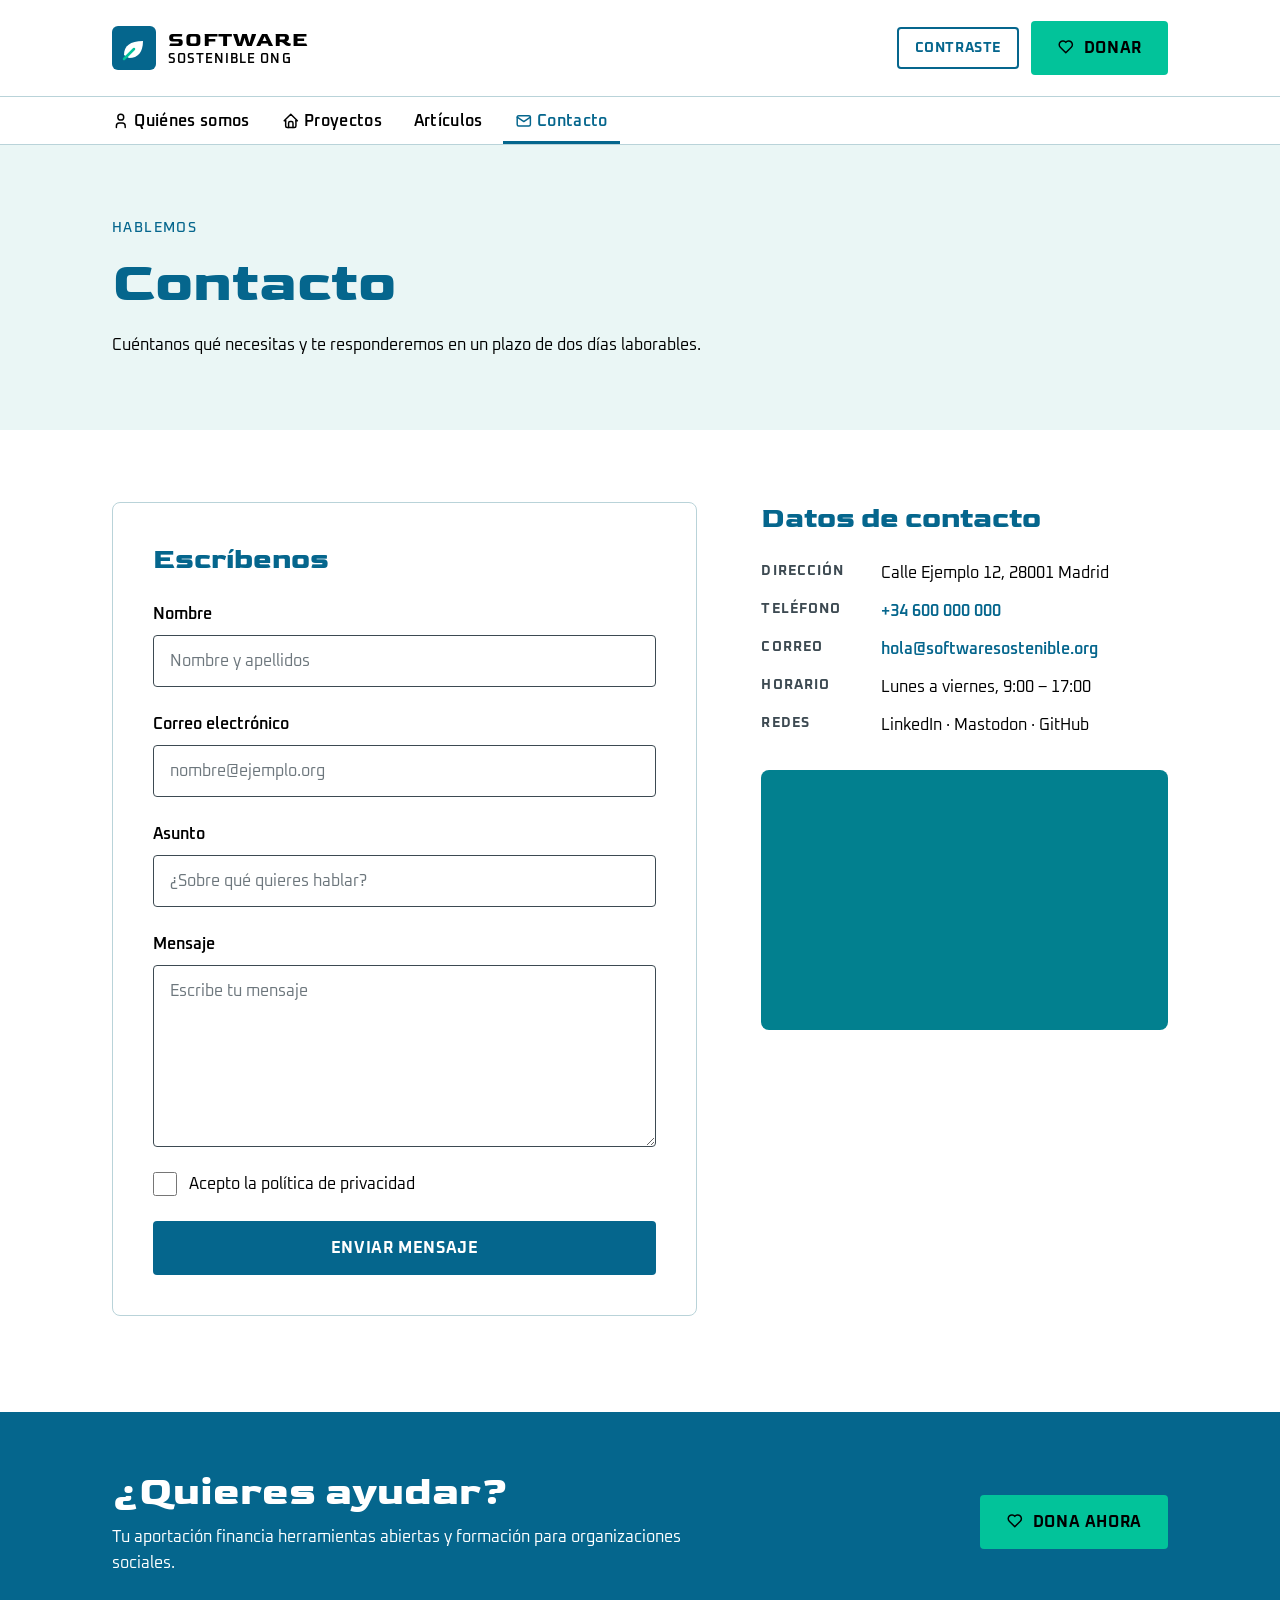
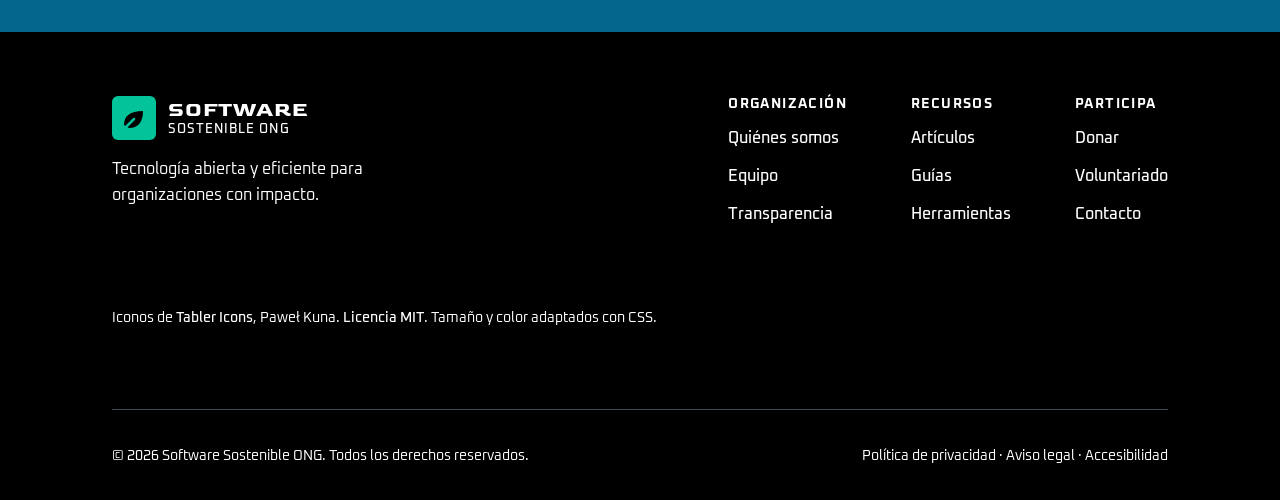
<file: contacto.html>
<!DOCTYPE html>
<html lang="es">
<head>
  <meta charset="UTF-8">
  <meta name="viewport" content="width=device-width, initial-scale=1.0">
  <meta name="description" content="Contacta con Software Sostenible ONG: formulario, dirección, teléfono y horario de atención.">
  <title>Contacto · Software Sostenible ONG</title>

  <!-- Google Fonts: Goldman (títulos) y Oxanium (texto) -->
  <link rel="preconnect" href="https://fonts.googleapis.com">
  <link rel="preconnect" href="https://fonts.gstatic.com" crossorigin>
  <link href="https://fonts.googleapis.com/css2?family=Goldman:wght@400;700&family=Oxanium:wght@400;500;600;700&display=swap" rel="stylesheet">

  <!-- Hoja de estilos global -->
  <link rel="stylesheet" href="css/estilo.css">
  <!-- FASE 4: hoja alternativa de alto contraste (desactivada hasta que se pida) -->
  <link rel="alternate stylesheet" href="css/alto-contraste.css" title="Alto contraste" id="hoja-contraste">

  <!-- Conmutador (JavaScript): activa o desactiva el alto contraste y recuerda la elección -->
  <script>
    (function () {
      var hoja = document.getElementById('hoja-contraste');

      /* Activa o desactiva el alto contraste. Al activarlo se enlaza la misma hoja
         (css/alto-contraste.css) como hoja normal al final del <head>; al desactivarlo
         se retira. Así el cambio funciona igual en todos los navegadores. */
      function aplicar(activo) {
        var activa = document.getElementById('hoja-contraste-activa');
        if (activo && !activa) {
          activa = document.createElement('link');
          activa.rel = 'stylesheet';
          activa.href = hoja.href;
          activa.id = 'hoja-contraste-activa';
          document.head.appendChild(activa);
        } else if (!activo && activa) {
          activa.remove();
        }
        var boton = document.getElementById('btn-contraste');
        if (boton) { boton.setAttribute('aria-pressed', String(activo)); }
      }

      var guardado = false;
      try { guardado = localStorage.getItem('contraste') === 'activo'; } catch (e) {}
      if (guardado) { aplicar(true); }

      document.addEventListener('DOMContentLoaded', function () {
        var boton = document.getElementById('btn-contraste');
        boton.setAttribute('aria-pressed', String(guardado));
        boton.addEventListener('click', function () {
          var activar = boton.getAttribute('aria-pressed') !== 'true';
          aplicar(activar);
          try { localStorage.setItem('contraste', activar ? 'activo' : 'normal'); } catch (e) {}
        });
      });
    })();
  </script>
</head>
<body>
  <a class="saltar" href="#contenido">Saltar al contenido</a>

  <header class="cabecera" id="cabecera">
    <div class="container cabecera__barra">
      <a class="logo" href="index.html" title="Ir al inicio">
        <img class="logo__marca" src="img/svg/logo.svg" alt="Software Sostenible ONG, ir al inicio" width="44" height="44">
        <span class="logo__texto" aria-hidden="true"><strong>SOFTWARE</strong> <span>SOSTENIBLE ONG</span></span>
      </a>
      <div class="cabecera__acciones">
        <button type="button" class="btn btn--secundario btn--pequeno btn-contraste" id="btn-contraste" aria-pressed="false" title="Activar o desactivar el modo de alto contraste">Contraste</button>
        <a class="btn btn--donar" href="formulario.html"><svg xmlns="http://www.w3.org/2000/svg" width="24" height="24" viewBox="0 0 24 24" fill="none" stroke="currentColor" stroke-width="2" stroke-linecap="round" stroke-linejoin="round" class="icono" aria-hidden="true" focusable="false" data-tabler="heart">
  <path d="M19.5 12.572l-7.5 7.428l-7.5 -7.428a5 5 0 1 1 7.5 -6.566a5 5 0 1 1 7.5 6.572"/>
</svg> Donar</a>
      </div>
    </div>
    <nav class="menu" aria-label="Menú principal">
      <ul class="menu__lista container">
        <li><a class="menu__enlace" href="index.html#quienes-somos"><svg xmlns="http://www.w3.org/2000/svg" width="24" height="24" viewBox="0 0 24 24" fill="none" stroke="currentColor" stroke-width="2" stroke-linecap="round" stroke-linejoin="round" class="icono" aria-hidden="true" focusable="false" data-tabler="user">
  <path d="M8 7a4 4 0 1 0 8 0a4 4 0 0 0 -8 0"/>
  <path d="M6 21v-2a4 4 0 0 1 4 -4h4a4 4 0 0 1 4 4v2"/>
</svg> Quiénes somos</a></li>
        <li><a class="menu__enlace" href="index.html"><svg xmlns="http://www.w3.org/2000/svg" width="24" height="24" viewBox="0 0 24 24" fill="none" stroke="currentColor" stroke-width="2" stroke-linecap="round" stroke-linejoin="round" class="icono" aria-hidden="true" focusable="false" data-tabler="home">
  <path d="M5 12l-2 0l9 -9l9 9l-2 0"/>
  <path d="M5 12v7a2 2 0 0 0 2 2h10a2 2 0 0 0 2 -2v-7"/>
  <path d="M9 21v-6a2 2 0 0 1 2 -2h2a2 2 0 0 1 2 2v6"/>
</svg> Proyectos</a></li>
        <li><a class="menu__enlace" href="listado.html">Artículos</a></li>
        <li><a class="menu__enlace" href="contacto.html" aria-current="page"><svg xmlns="http://www.w3.org/2000/svg" width="24" height="24" viewBox="0 0 24 24" fill="none" stroke="currentColor" stroke-width="2" stroke-linecap="round" stroke-linejoin="round" class="icono" aria-hidden="true" focusable="false" data-tabler="mail">
  <path d="M3 7a2 2 0 0 1 2 -2h14a2 2 0 0 1 2 2v10a2 2 0 0 1 -2 2h-14a2 2 0 0 1 -2 -2v-10"/>
  <path d="M3 7l9 6l9 -6"/>
</svg> Contacto</a></li>
      </ul>
    </nav>
  </header>

  <main id="contenido">
    <section class="hero hero--claro" id="hero" aria-labelledby="hero-titulo">
      <div class="container hero__contenido">
        <p class="antetitulo">HABLEMOS</p>
        <h1 id="hero-titulo">Contacto</h1>
        <p>Cuéntanos qué necesitas y te responderemos en un plazo de dos días laborables.</p>
      </div>
    </section>

    <div class="contacto container" id="contacto-contenido">
      <section class="contacto__formulario panel" aria-labelledby="escribenos-titulo">
        <h2 id="escribenos-titulo">Escríbenos</h2>
        <form class="formulario" id="form-contacto" action="#" method="post">
          <div class="campo">
            <label for="c-nombre">Nombre</label>
            <input type="text" id="c-nombre" name="nombre" placeholder="Nombre y apellidos" autocomplete="name" required>
          </div>
          <div class="campo">
            <label for="c-email">Correo electrónico</label>
            <input type="email" id="c-email" name="email" placeholder="nombre@ejemplo.org" autocomplete="email" required>
          </div>
          <div class="campo">
            <label for="c-asunto">Asunto</label>
            <input type="text" id="c-asunto" name="asunto" placeholder="¿Sobre qué quieres hablar?">
          </div>
          <div class="campo">
            <label for="c-mensaje">Mensaje</label>
            <textarea id="c-mensaje" name="mensaje" rows="6" placeholder="Escribe tu mensaje" required></textarea>
          </div>
          <div class="campo campo--casilla">
            <input type="checkbox" id="c-privacidad" name="privacidad" required>
            <label for="c-privacidad">Acepto la política de privacidad</label>
          </div>
          <button class="btn btn--primario" type="submit">Enviar mensaje</button>
        </form>
      </section>

      <aside class="contacto__datos" aria-labelledby="datos-titulo">
        <h2 id="datos-titulo">Datos de contacto</h2>
        <address class="datos">
          <dl>
            <dt>Dirección</dt>
            <dd>Calle Ejemplo 12, 28001 Madrid</dd>
            <dt>Teléfono</dt>
            <dd><a href="tel:+34600000000">+34 600 000 000</a></dd>
            <dt>Correo</dt>
            <dd><a href="mailto:hola@softwaresostenible.org">hola@softwaresostenible.org</a></dd>
            <dt>Horario</dt>
            <dd>Lunes a viernes, 9:00 – 17:00</dd>
            <dt>Redes</dt>
            <dd>LinkedIn · Mastodon · GitHub</dd>
          </dl>
        </address>
      </aside>

      <figure class="contacto__mapa">
        <img src="img/mapa.jpg" alt="" width="944" height="520" loading="lazy">
      </figure>
    </div>

    <aside class="banner" aria-labelledby="banner-titulo">
      <div class="container banner__contenido">
        <div class="banner__texto">
          <h2 id="banner-titulo">¿Quieres ayudar?</h2>
          <p>Tu aportación financia herramientas abiertas y formación para organizaciones sociales.</p>
        </div>
        <a class="btn btn--donar" href="formulario.html"><svg xmlns="http://www.w3.org/2000/svg" width="24" height="24" viewBox="0 0 24 24" fill="none" stroke="currentColor" stroke-width="2" stroke-linecap="round" stroke-linejoin="round" class="icono" aria-hidden="true" focusable="false" data-tabler="heart">
  <path d="M19.5 12.572l-7.5 7.428l-7.5 -7.428a5 5 0 1 1 7.5 -6.566a5 5 0 1 1 7.5 6.572"/>
</svg> Dona ahora</a>
      </div>
    </aside>
  </main>

  <footer class="pie" id="pie">
    <div class="container pie__interior">
      <div class="pie__principal">
        <div class="pie__marca">
          <a class="logo" href="index.html" title="Ir al inicio">
            <img class="logo__marca" src="img/svg/logo-claro.svg" alt="Software Sostenible ONG, ir al inicio" width="44" height="44">
            <span class="logo__texto" aria-hidden="true"><strong>SOFTWARE</strong> <span>SOSTENIBLE ONG</span></span>
          </a>
          <p>Tecnología abierta y eficiente para organizaciones con impacto.</p>
        </div>
        <div class="pie__columnas">
          <div class="pie__columna">
            <h2 class="pie__titulo">Organización</h2>
            <ul>
              <li><a href="index.html#quienes-somos">Quiénes somos</a></li>
              <li><a href="index.html#quienes-somos">Equipo</a></li>
              <li><a href="index.html#quienes-somos">Transparencia</a></li>
            </ul>
          </div>
          <div class="pie__columna">
            <h2 class="pie__titulo">Recursos</h2>
            <ul>
              <li><a href="listado.html">Artículos</a></li>
              <li><a href="listado.html">Guías</a></li>
              <li><a href="listado.html">Herramientas</a></li>
            </ul>
          </div>
          <div class="pie__columna">
            <h2 class="pie__titulo">Participa</h2>
            <ul>
              <li><a href="formulario.html">Donar</a></li>
              <li><a href="contacto.html">Voluntariado</a></li>
              <li><a href="contacto.html">Contacto</a></li>
            </ul>
          </div>
        </div>
      </div>
      <p class="pie__creditos">Iconos de <a href="https://tabler.io/icons">Tabler Icons</a>, Paweł Kuna. <a href="img/svg/tabler/LICENSE.txt">Licencia MIT</a>. Tamaño y color adaptados con CSS.</p>
      <div class="pie__legal">
        <p><small>© 2026 Software Sostenible ONG. Todos los derechos reservados.</small></p>
        <p><small>Política de privacidad · Aviso legal · Accesibilidad</small></p>
      </div>
    </div>
  </footer>
</body>
</html>
</file>
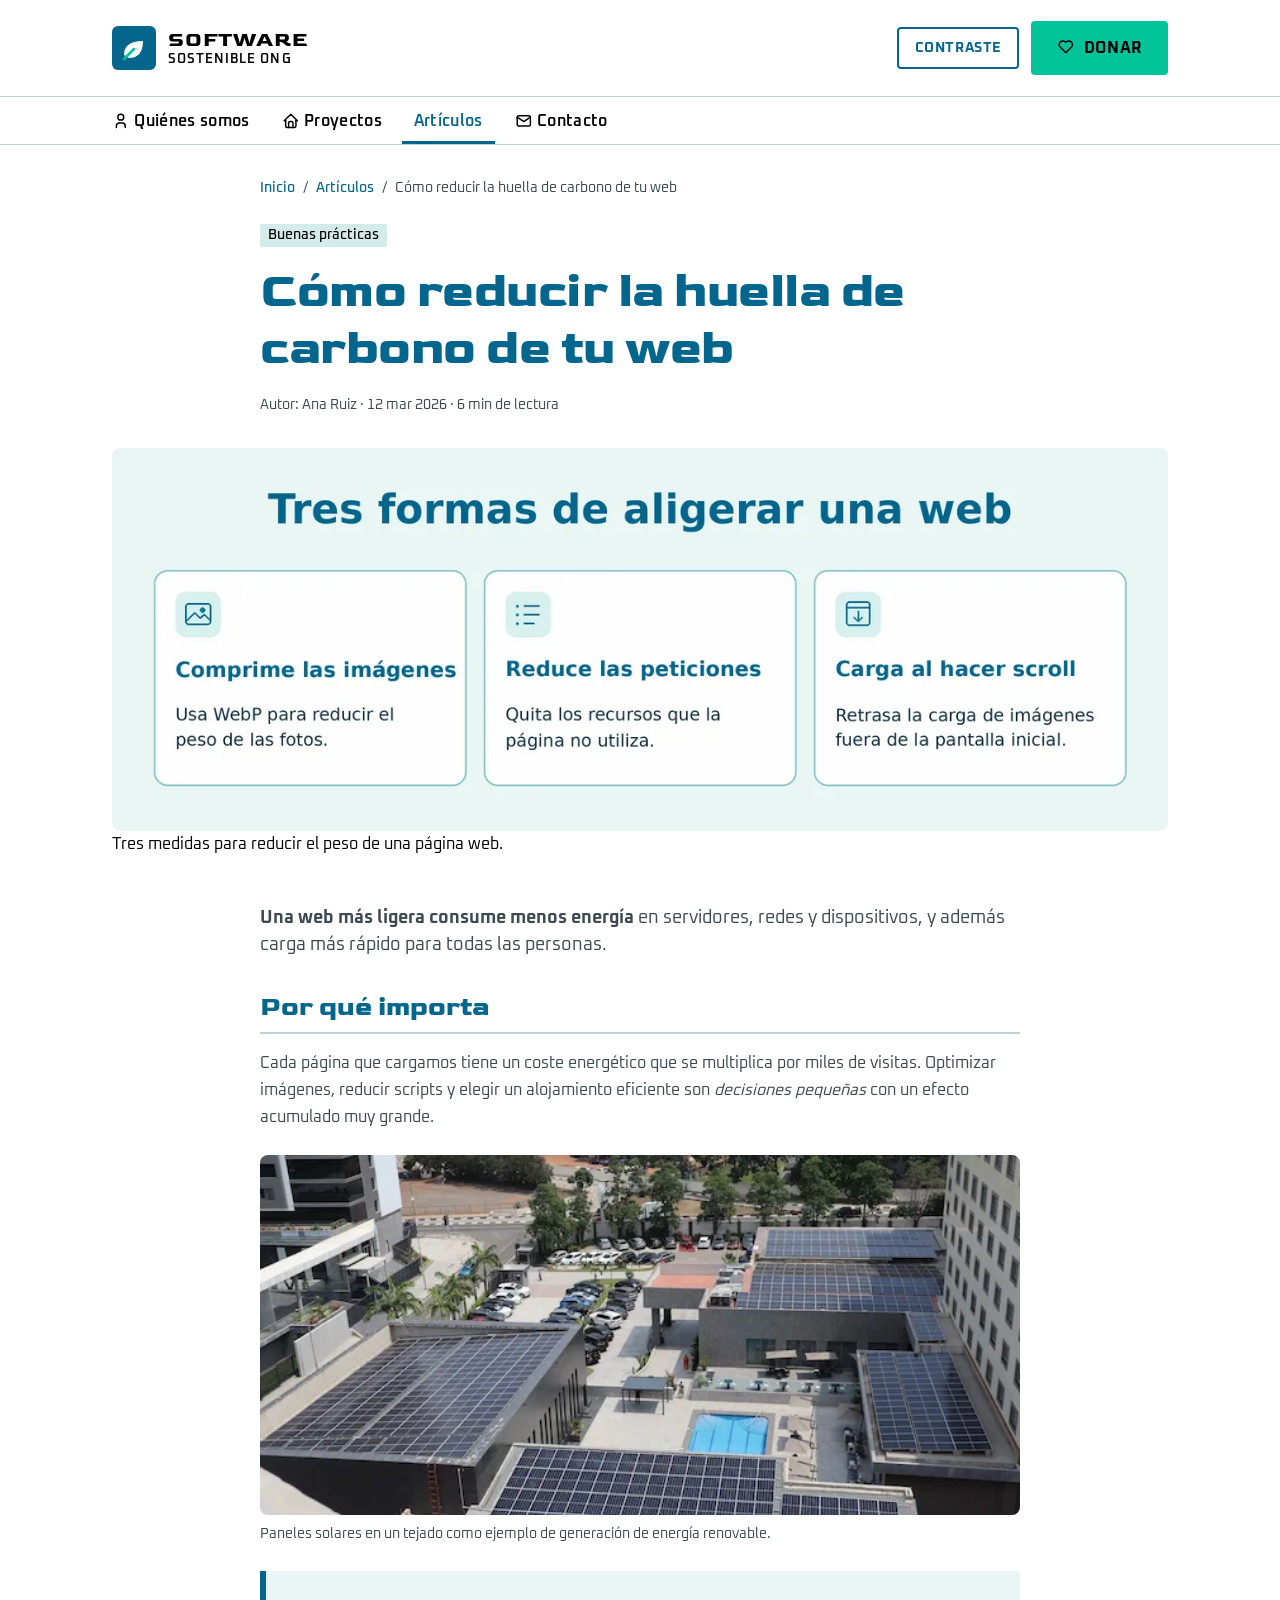
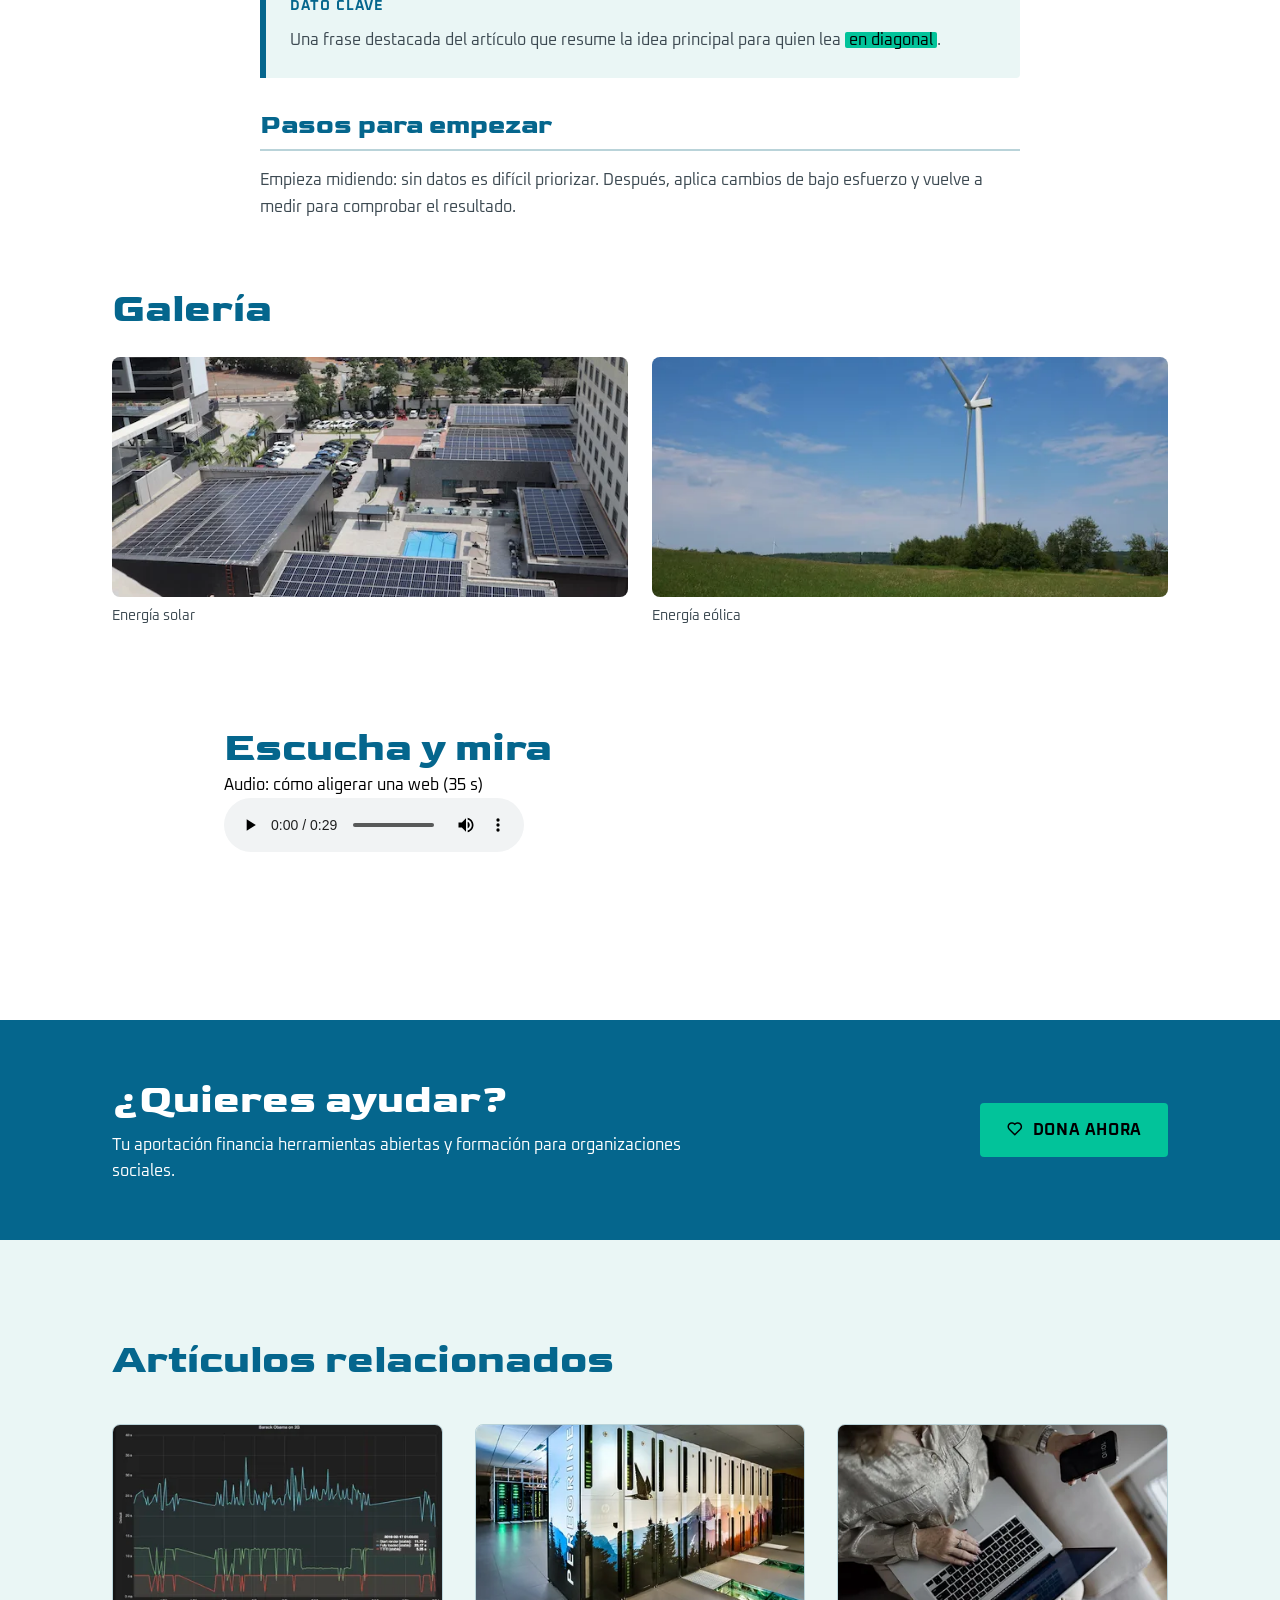
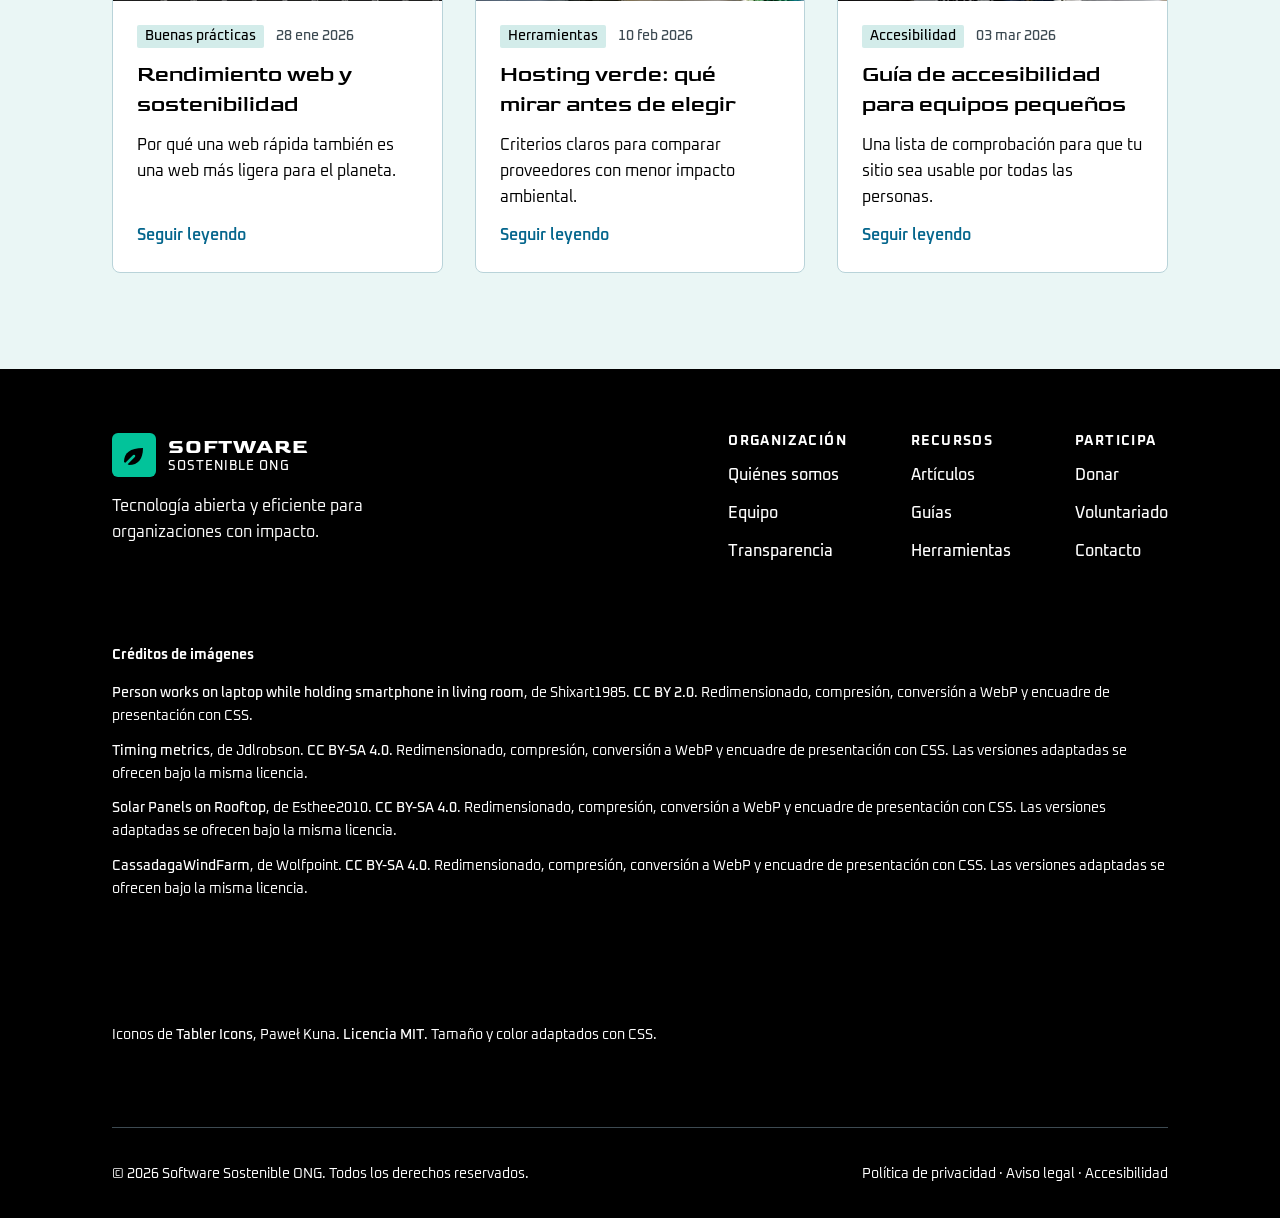
<file: detalle.html>
<!DOCTYPE html>
<html lang="es">
<head>
  <meta charset="UTF-8">
  <meta name="viewport" content="width=device-width, initial-scale=1.0">
  <meta name="description" content="Cinco cambios sencillos para reducir el consumo de energía de tu sitio web sin perder calidad.">
  <title>Cómo reducir la huella de carbono de tu web · Software Sostenible ONG</title>

  <!-- Google Fonts: Goldman (títulos) y Oxanium (texto) -->
  <link rel="preconnect" href="https://fonts.googleapis.com">
  <link rel="preconnect" href="https://fonts.gstatic.com" crossorigin>
  <link href="https://fonts.googleapis.com/css2?family=Goldman:wght@400;700&family=Oxanium:wght@400;500;600;700&display=swap" rel="stylesheet">

  <!-- Hoja de estilos global -->
  <link rel="stylesheet" href="css/estilo.css">
  <link rel="stylesheet" href="css/pagina-detalle.css">

  <!-- FASE 4: hoja alternativa de alto contraste (desactivada hasta que se pida) -->
  <link rel="alternate stylesheet" href="css/alto-contraste.css" title="Alto contraste" id="hoja-contraste">

  <!-- Conmutador (JavaScript): activa o desactiva el alto contraste y recuerda la elección -->
  <script>
    (function () {
      var hoja = document.getElementById('hoja-contraste');

      /* Activa o desactiva el alto contraste. Al activarlo se enlaza la misma hoja
         (css/alto-contraste.css) como hoja normal al final del <head>; al desactivarlo
         se retira. Así el cambio funciona igual en todos los navegadores. */
      function aplicar(activo) {
        var activa = document.getElementById('hoja-contraste-activa');
        if (activo && !activa) {
          activa = document.createElement('link');
          activa.rel = 'stylesheet';
          activa.href = hoja.href;
          activa.id = 'hoja-contraste-activa';
          document.head.appendChild(activa);
        } else if (!activo && activa) {
          activa.remove();
        }
        var boton = document.getElementById('btn-contraste');
        if (boton) { boton.setAttribute('aria-pressed', String(activo)); }
      }

      var guardado = false;
      try { guardado = localStorage.getItem('contraste') === 'activo'; } catch (e) {}
      if (guardado) { aplicar(true); }

      document.addEventListener('DOMContentLoaded', function () {
        var boton = document.getElementById('btn-contraste');
        boton.setAttribute('aria-pressed', String(guardado));
        boton.addEventListener('click', function () {
          var activar = boton.getAttribute('aria-pressed') !== 'true';
          aplicar(activar);
          try { localStorage.setItem('contraste', activar ? 'activo' : 'normal'); } catch (e) {}
        });
      });
    })();
  </script>
</head>
<body>
  <a class="saltar" href="#contenido">Saltar al contenido</a>

  <header class="cabecera" id="cabecera">
    <div class="container cabecera__barra">
      <a class="logo" href="index.html" title="Ir al inicio">
        <img class="logo__marca" src="img/svg/logo.svg" alt="Software Sostenible ONG, ir al inicio" width="44" height="44">
        <span class="logo__texto" aria-hidden="true"><strong>SOFTWARE</strong> <span>SOSTENIBLE ONG</span></span>
      </a>
      <div class="cabecera__acciones">
        <button type="button" class="btn btn--secundario btn--pequeno btn-contraste" id="btn-contraste" aria-pressed="false" title="Activar o desactivar el modo de alto contraste">Contraste</button>
        <a class="btn btn--donar" href="formulario.html"><svg xmlns="http://www.w3.org/2000/svg" width="24" height="24" viewBox="0 0 24 24" fill="none" stroke="currentColor" stroke-width="2" stroke-linecap="round" stroke-linejoin="round" class="icono" aria-hidden="true" focusable="false" data-tabler="heart">
  <path d="M19.5 12.572l-7.5 7.428l-7.5 -7.428a5 5 0 1 1 7.5 -6.566a5 5 0 1 1 7.5 6.572"/>
</svg> Donar</a>
      </div>
    </div>
    <nav class="menu" aria-label="Menú principal">
      <ul class="menu__lista container">
        <li><a class="menu__enlace" href="index.html#quienes-somos"><svg xmlns="http://www.w3.org/2000/svg" width="24" height="24" viewBox="0 0 24 24" fill="none" stroke="currentColor" stroke-width="2" stroke-linecap="round" stroke-linejoin="round" class="icono" aria-hidden="true" focusable="false" data-tabler="user">
  <path d="M8 7a4 4 0 1 0 8 0a4 4 0 0 0 -8 0"/>
  <path d="M6 21v-2a4 4 0 0 1 4 -4h4a4 4 0 0 1 4 4v2"/>
</svg> Quiénes somos</a></li>
        <li><a class="menu__enlace" href="index.html"><svg xmlns="http://www.w3.org/2000/svg" width="24" height="24" viewBox="0 0 24 24" fill="none" stroke="currentColor" stroke-width="2" stroke-linecap="round" stroke-linejoin="round" class="icono" aria-hidden="true" focusable="false" data-tabler="home">
  <path d="M5 12l-2 0l9 -9l9 9l-2 0"/>
  <path d="M5 12v7a2 2 0 0 0 2 2h10a2 2 0 0 0 2 -2v-7"/>
  <path d="M9 21v-6a2 2 0 0 1 2 -2h2a2 2 0 0 1 2 2v6"/>
</svg> Proyectos</a></li>
        <li><a class="menu__enlace" href="listado.html" aria-current="page">Artículos</a></li>
        <li><a class="menu__enlace" href="contacto.html"><svg xmlns="http://www.w3.org/2000/svg" width="24" height="24" viewBox="0 0 24 24" fill="none" stroke="currentColor" stroke-width="2" stroke-linecap="round" stroke-linejoin="round" class="icono" aria-hidden="true" focusable="false" data-tabler="mail">
  <path d="M3 7a2 2 0 0 1 2 -2h14a2 2 0 0 1 2 2v10a2 2 0 0 1 -2 2h-14a2 2 0 0 1 -2 -2v-10"/>
  <path d="M3 7l9 6l9 -6"/>
</svg> Contacto</a></li>
      </ul>
    </nav>
  </header>

  <main id="contenido">
    <nav class="migas container" aria-label="Migas de pan">
      <ol class="migas__lista">
        <li><a href="index.html">Inicio</a></li>
        <li><a href="listado.html">Artículos</a></li>
        <li aria-current="page">Cómo reducir la huella de carbono de tu web</li>
      </ol>
    </nav>

    <article class="articulo container" id="articulo" aria-labelledby="articulo-titulo">
      <header class="articulo__cabecera">
        <p class="tarjeta__meta"><span class="etiqueta">Buenas prácticas</span></p>
        <h1 id="articulo-titulo">Cómo reducir la huella de carbono de tu web</h1>
        <p class="articulo__datos">
          <span class="autor">Autor: Ana Ruiz</span> ·
          <time datetime="2026-03-12">12 mar 2026</time> ·
          <span>6 min de lectura</span>
        </p>
      </header>

      <figure class="articulo__destacada">
      <img
        src="img/detalle-destacada.webp"
        srcset="img/detalle-destacada-pequena.webp 608w,
                img/detalle-destacada.webp 1216w"
        sizes="(max-width: 600px) calc(100vw - 40px), (max-width: 900px) calc(100vw - 64px), calc(100vw - 224px)"
        alt="Tres formas de aligerar una web: comprimir imágenes, reducir peticiones y retrasar la carga de imágenes fuera de pantalla"
        width="1216"
        height="440"
      >
      <figcaption>Tres medidas para reducir el peso de una página web.</figcaption>
    </figure>

      <div class="articulo__texto">
        <p class="entradilla"><strong>Una web más ligera consume menos energía</strong> en servidores, redes y dispositivos, y además carga más rápido para todas las personas.</p>

        <h2>Por qué importa</h2>
        <p>Cada página que cargamos tiene un coste energético que se multiplica por miles de visitas. Optimizar imágenes, reducir scripts y elegir un alojamiento eficiente son <em>decisiones pequeñas</em> con un efecto acumulado muy grande.</p>

        <figure class="articulo__figura">
          <img src="img/paneles-solares.webp" srcset="img/paneles-solares-pequena.webp 300w, img/paneles-solares.webp 600w" sizes="(max-width: 600px) calc(100vw - 40px), 600px" alt="Paneles solares sobre un tejado, símbolo de energía renovable" width="600" height="400" loading="lazy">
          <figcaption>Paneles solares en un tejado como ejemplo de generación de energía renovable.</figcaption>
        </figure>

        <aside class="nota" aria-label="Dato clave">
          <p class="nota__etiqueta"><strong>Dato clave</strong></p>
          <p>Una frase destacada del artículo que resume la idea principal para quien lea <mark>en diagonal</mark>.</p>
        </aside>

        <h2>Pasos para empezar</h2>
        <p>Empieza midiendo: sin datos es difícil priorizar. Después, aplica cambios de bajo esfuerzo y vuelve a medir para comprobar el resultado.</p>
      </div>

      <section class="galeria" id="galeria" aria-labelledby="galeria-titulo">
        <h2 id="galeria-titulo">Galería</h2>
        <ul class="galeria__lista">
          <li>
            <figure>
              <img src="img/paneles-solares.webp" srcset="img/paneles-solares-pequena.webp 300w, img/paneles-solares.webp 600w" sizes="(max-width: 600px) calc(100vw - 40px), 50vw" alt="Paneles solares instalados en un tejado"
                  width="600" height="400" loading="lazy">
              <figcaption>Energía solar</figcaption>
            </figure>
          </li>
          <li>
            <figure>
              <img src="img/aerogenerador.webp" srcset="img/aerogenerador-pequena.webp 300w, img/aerogenerador.webp 600w" sizes="(max-width: 600px) calc(100vw - 40px), 50vw" alt="Aerogenerador en un campo"
                  width="600" height="451" loading="lazy">
              <figcaption>Energía eólica</figcaption>
            </figure>
          </li>
        </ul>
      </section>
<section class="seccion container" id="multimedia" aria-labelledby="multimedia-titulo">
  <h2 id="multimedia-titulo">Escucha y mira</h2>

  <figure class="multimedia__audio">
    <figcaption>Audio: cómo aligerar una web (35 s)</figcaption>
    <audio controls preload="metadata">
      <source src="multimedia/audio/audio-ruido-reducido.ogg" type="audio/ogg">
      <source src="multimedia/audio/audio-ruido-reducido.mp3" type="audio/mpeg">
      Tu navegador no admite audio. Descarga el
      <a href="multimedia/audio/audio-ruido-reducido.mp3">MP3</a> o el
      <a href="multimedia/audio/audio-ruido-reducido.ogg">OGG</a>.
    </audio>
  </figure>

</section>
    </article>

    <aside class="banner" aria-labelledby="banner-titulo">
      <div class="container banner__contenido">
        <div class="banner__texto">
          <h2 id="banner-titulo">¿Quieres ayudar?</h2>
          <p>Tu aportación financia herramientas abiertas y formación para organizaciones sociales.</p>
        </div>
        <a class="btn btn--donar" href="formulario.html"><svg xmlns="http://www.w3.org/2000/svg" width="24" height="24" viewBox="0 0 24 24" fill="none" stroke="currentColor" stroke-width="2" stroke-linecap="round" stroke-linejoin="round" class="icono" aria-hidden="true" focusable="false" data-tabler="heart">
  <path d="M19.5 12.572l-7.5 7.428l-7.5 -7.428a5 5 0 1 1 7.5 -6.566a5 5 0 1 1 7.5 6.572"/>
</svg> Dona ahora</a>
      </div>
    </aside>

    <section class="seccion seccion--articulos" id="relacionados" aria-labelledby="relacionados-titulo">
      <div class="container">
        <h2 id="relacionados-titulo">Artículos relacionados</h2>
        <div class="tarjetas">
          <article class="tarjeta">
            <img
              class="tarjeta__imagen"
              src="img/rendimiento-web.webp" srcset="img/rendimiento-web-pequena.webp 400w, img/rendimiento-web.webp 800w" sizes="(max-width: 600px) calc(100vw - 40px), 400px"
              alt="Gráfica que compara tiempos de carga de una página web"
              width="800"
              height="552"
              loading="lazy"
            >
            <div class="tarjeta__cuerpo">
              <p class="tarjeta__meta"><span class="etiqueta">Buenas prácticas</span> <time datetime="2026-01-28">28 ene 2026</time></p>
              <h3 class="tarjeta__titulo">Rendimiento web y sostenibilidad</h3>
              <p>Por qué una web rápida también es una web más ligera para el planeta.</p>
              <a class="enlace" href="detalle.html">Seguir leyendo<span class="sr-only">: Rendimiento web y sostenibilidad</span></a>
            </div>
          </article>
          <article class="tarjeta">
            <img
              class="tarjeta__imagen"
              src="img/hosting-verde.webp" srcset="img/hosting-verde-pequena.webp 400w, img/hosting-verde.webp 800w" sizes="(max-width: 600px) calc(100vw - 40px), 400px"
              alt="Superordenador Peregrine en un centro de datos"
              width="800"
              height="533"
              loading="lazy"
            >
            <div class="tarjeta__cuerpo">
              <p class="tarjeta__meta"><span class="etiqueta">Herramientas</span> <time datetime="2026-02-10">10 feb 2026</time></p>
              <h3 class="tarjeta__titulo">Hosting verde: qué mirar antes de elegir</h3>
              <p>Criterios claros para comparar proveedores con menor impacto ambiental.</p>
              <a class="enlace" href="detalle.html">Seguir leyendo<span class="sr-only">: Hosting verde: qué mirar antes de elegir</span></a>
            </div>
          </article>
          <article class="tarjeta">
            <picture><source srcset="img/accesibilidad-dispositivos-pequena.webp 400w, img/accesibilidad-dispositivos.webp 800w" sizes="(max-width: 600px) calc(100vw - 40px), 400px" type="image/webp"><img class="tarjeta__imagen" src="img/accesibilidad-dispositivos.jpg" alt="Persona usando un portátil y un móvil" width="800" height="533" loading="lazy"></picture>
            <div class="tarjeta__cuerpo">
              <p class="tarjeta__meta"><span class="etiqueta">Accesibilidad</span> <time datetime="2026-03-03">03 mar 2026</time></p>
              <h3 class="tarjeta__titulo">Guía de accesibilidad para equipos pequeños</h3>
              <p>Una lista de comprobación para que tu sitio sea usable por todas las personas.</p>
              <a class="enlace" href="detalle.html">Seguir leyendo<span class="sr-only">: Guía de accesibilidad para equipos pequeños</span></a>
            </div>
          </article>
        </div>
      </div>
    </section>
  </main>

  <footer class="pie" id="pie">
    <div class="container pie__interior">
      <div class="pie__principal">
        <div class="pie__marca">
          <a class="logo" href="index.html" title="Ir al inicio">
            <img class="logo__marca" src="img/svg/logo-claro.svg" alt="Software Sostenible ONG, ir al inicio" width="44" height="44">
            <span class="logo__texto" aria-hidden="true"><strong>SOFTWARE</strong> <span>SOSTENIBLE ONG</span></span>
          </a>
          <p>Tecnología abierta y eficiente para organizaciones con impacto.</p>
        </div>
        <div class="pie__columnas">
          <div class="pie__columna">
            <h2 class="pie__titulo">Organización</h2>
            <ul>
              <li><a href="index.html#quienes-somos">Quiénes somos</a></li>
              <li><a href="index.html#quienes-somos">Equipo</a></li>
              <li><a href="index.html#quienes-somos">Transparencia</a></li>
            </ul>
          </div>
          <div class="pie__columna">
            <h2 class="pie__titulo">Recursos</h2>
            <ul>
              <li><a href="listado.html">Artículos</a></li>
              <li><a href="listado.html">Guías</a></li>
              <li><a href="listado.html">Herramientas</a></li>
            </ul>
          </div>
          <div class="pie__columna">
            <h2 class="pie__titulo">Participa</h2>
            <ul>
              <li><a href="formulario.html">Donar</a></li>
              <li><a href="contacto.html">Voluntariado</a></li>
              <li><a href="contacto.html">Contacto</a></li>
            </ul>
          </div>
        </div>
      </div>
      <div class="pie__creditos">
        <p><strong>Créditos de imágenes</strong></p>
        <ul>
          <li><a href="https://commons.wikimedia.org/wiki/File:Person_works_on_laptop_while_holding_smartphone_in_living_room.jpg">Person works on laptop while holding smartphone in living room</a>, de Shixart1985. <a href="https://creativecommons.org/licenses/by/2.0/">CC BY 2.0</a>. Redimensionado, compresión, conversión a WebP y encuadre de presentación con CSS.</li>
          <li><a href="https://commons.wikimedia.org/wiki/File:Timing_metrics_(render_and_fully_loaded_time).png">Timing metrics</a>, de Jdlrobson. <a href="https://creativecommons.org/licenses/by-sa/4.0/">CC BY-SA 4.0</a>. Redimensionado, compresión, conversión a WebP y encuadre de presentación con CSS. Las versiones adaptadas se ofrecen bajo la misma licencia.</li>
          <li><a href="https://commons.wikimedia.org/wiki/File:Solar_Panels_on_Rooftop.jpg">Solar Panels on Rooftop</a>, de Esthee2010. <a href="https://creativecommons.org/licenses/by-sa/4.0/">CC BY-SA 4.0</a>. Redimensionado, compresión, conversión a WebP y encuadre de presentación con CSS. Las versiones adaptadas se ofrecen bajo la misma licencia.</li>
          <li><a href="https://commons.wikimedia.org/wiki/File:CassadagaWindFarm.jpg">CassadagaWindFarm</a>, de Wolfpoint. <a href="https://creativecommons.org/licenses/by-sa/4.0/">CC BY-SA 4.0</a>. Redimensionado, compresión, conversión a WebP y encuadre de presentación con CSS. Las versiones adaptadas se ofrecen bajo la misma licencia.</li>
        </ul>
      </div>
      <p class="pie__creditos">Iconos de <a href="https://tabler.io/icons">Tabler Icons</a>, Paweł Kuna. <a href="img/svg/tabler/LICENSE.txt">Licencia MIT</a>. Tamaño y color adaptados con CSS.</p>
      <div class="pie__legal">
        <p><small>© 2026 Software Sostenible ONG. Todos los derechos reservados.</small></p>
        <p><small>Política de privacidad · Aviso legal · Accesibilidad</small></p>
      </div>
    </div>
  </footer>
</body>
</html>
</file>
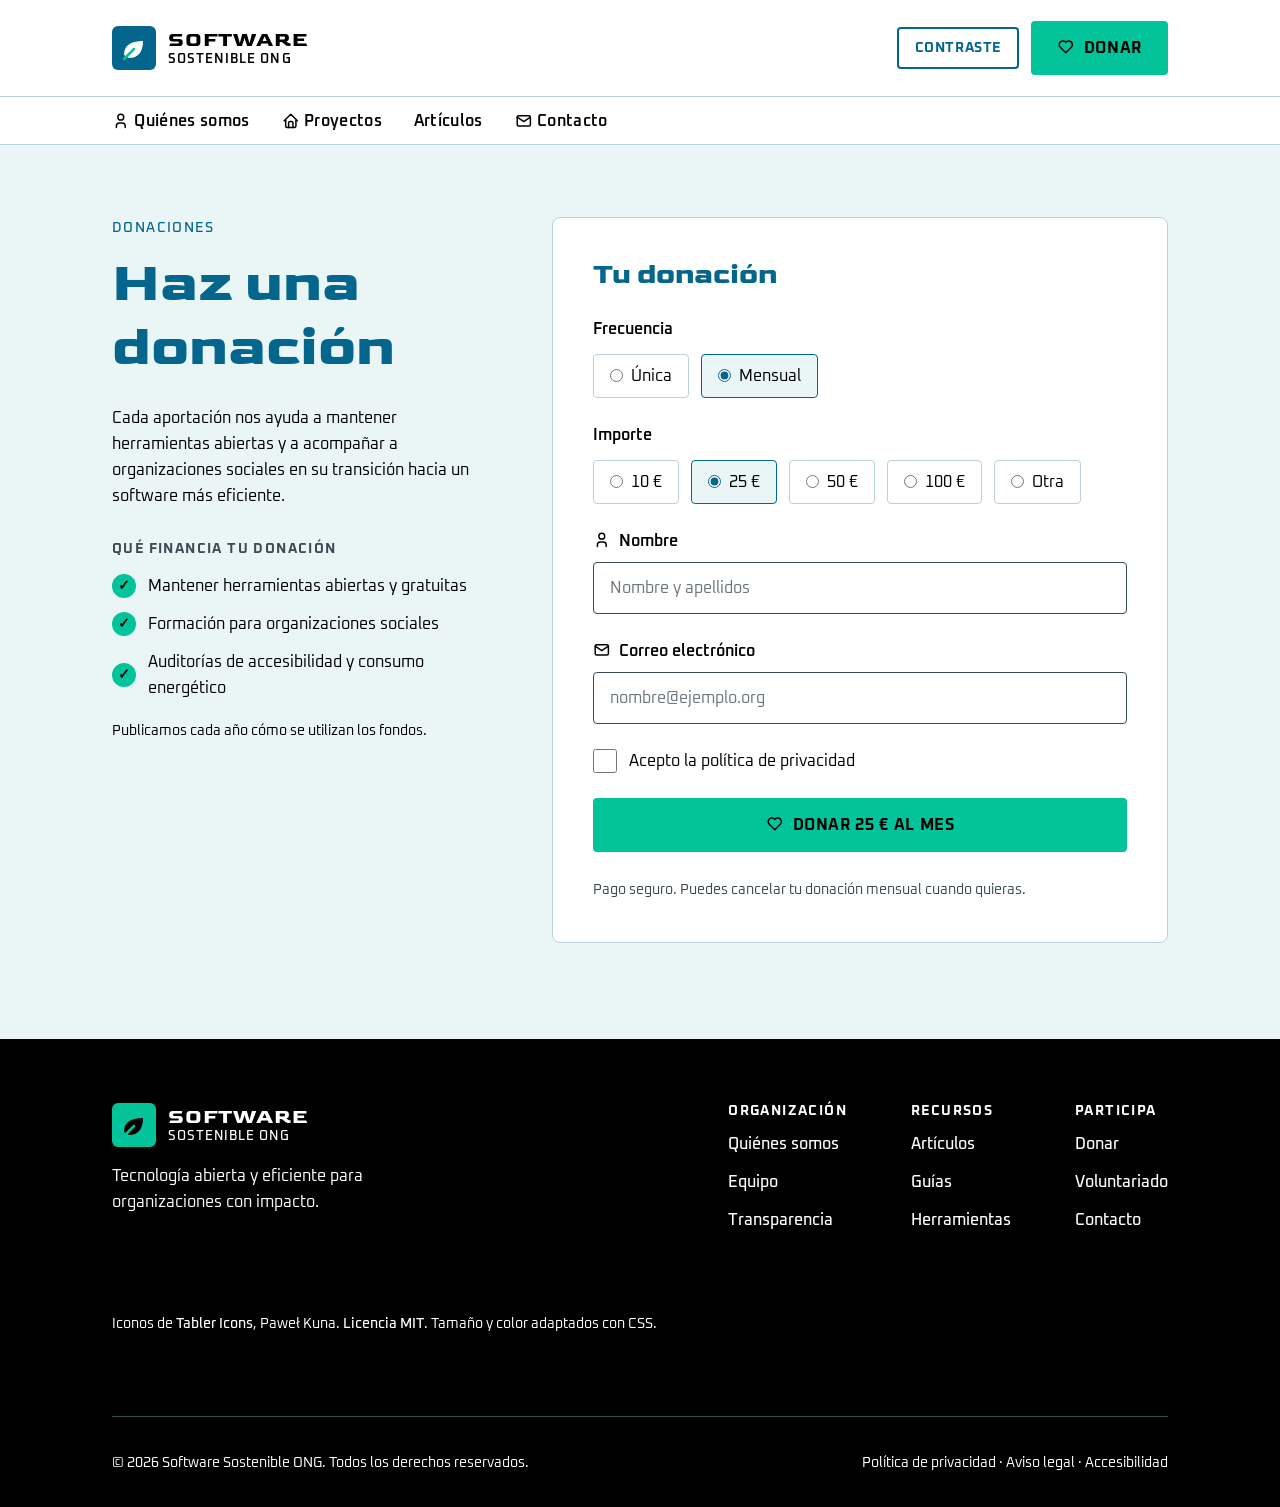
<file: formulario.html>
<!DOCTYPE html>
<html lang="es">
<head>
  <meta charset="UTF-8">
  <meta name="viewport" content="width=device-width, initial-scale=1.0">
  <meta name="description" content="Formulario de donación única o mensual para apoyar el software abierto y sostenible.">
  <title>Haz una donación · Software Sostenible ONG</title>

  <!-- Google Fonts: Goldman (títulos) y Oxanium (texto) -->
  <link rel="preconnect" href="https://fonts.googleapis.com">
  <link rel="preconnect" href="https://fonts.gstatic.com" crossorigin>
  <link href="https://fonts.googleapis.com/css2?family=Goldman:wght@400;700&family=Oxanium:wght@400;500;600;700&display=swap" rel="stylesheet">

  <!-- Hoja de estilos global -->
  <link rel="stylesheet" href="css/estilo.css">
  <!-- FASE 4: hoja alternativa de alto contraste (desactivada hasta que se pida) -->
  <link rel="alternate stylesheet" href="css/alto-contraste.css" title="Alto contraste" id="hoja-contraste">

  <!-- Conmutador (JavaScript): activa o desactiva el alto contraste y recuerda la elección -->
  <script>
    (function () {
      var hoja = document.getElementById('hoja-contraste');

      /* Activa o desactiva el alto contraste. Al activarlo se enlaza la misma hoja
         (css/alto-contraste.css) como hoja normal al final del <head>; al desactivarlo
         se retira. Así el cambio funciona igual en todos los navegadores. */
      function aplicar(activo) {
        var activa = document.getElementById('hoja-contraste-activa');
        if (activo && !activa) {
          activa = document.createElement('link');
          activa.rel = 'stylesheet';
          activa.href = hoja.href;
          activa.id = 'hoja-contraste-activa';
          document.head.appendChild(activa);
        } else if (!activo && activa) {
          activa.remove();
        }
        var boton = document.getElementById('btn-contraste');
        if (boton) { boton.setAttribute('aria-pressed', String(activo)); }
      }

      var guardado = false;
      try { guardado = localStorage.getItem('contraste') === 'activo'; } catch (e) {}
      if (guardado) { aplicar(true); }

      document.addEventListener('DOMContentLoaded', function () {
        var boton = document.getElementById('btn-contraste');
        boton.setAttribute('aria-pressed', String(guardado));
        boton.addEventListener('click', function () {
          var activar = boton.getAttribute('aria-pressed') !== 'true';
          aplicar(activar);
          try { localStorage.setItem('contraste', activar ? 'activo' : 'normal'); } catch (e) {}
        });
      });
    })();
  </script>
</head>
<body>
  <a class="saltar" href="#contenido">Saltar al contenido</a>

  <header class="cabecera" id="cabecera">
    <div class="container cabecera__barra">
      <a class="logo" href="index.html" title="Ir al inicio">
        <img class="logo__marca" src="img/svg/logo.svg" alt="Software Sostenible ONG, ir al inicio" width="44" height="44">
        <span class="logo__texto" aria-hidden="true"><strong>SOFTWARE</strong> <span>SOSTENIBLE ONG</span></span>
      </a>
      <div class="cabecera__acciones">
        <button type="button" class="btn btn--secundario btn--pequeno btn-contraste" id="btn-contraste" aria-pressed="false" title="Activar o desactivar el modo de alto contraste">Contraste</button>
        <a class="btn btn--donar" href="formulario.html" aria-current="page"><svg xmlns="http://www.w3.org/2000/svg" width="24" height="24" viewBox="0 0 24 24" fill="none" stroke="currentColor" stroke-width="2" stroke-linecap="round" stroke-linejoin="round" class="icono" aria-hidden="true" focusable="false" data-tabler="heart">
  <path d="M19.5 12.572l-7.5 7.428l-7.5 -7.428a5 5 0 1 1 7.5 -6.566a5 5 0 1 1 7.5 6.572"/>
</svg> Donar</a>
      </div>
    </div>
    <nav class="menu" aria-label="Menú principal">
      <ul class="menu__lista container">
        <li><a class="menu__enlace" href="index.html#quienes-somos"><svg xmlns="http://www.w3.org/2000/svg" width="24" height="24" viewBox="0 0 24 24" fill="none" stroke="currentColor" stroke-width="2" stroke-linecap="round" stroke-linejoin="round" class="icono" aria-hidden="true" focusable="false" data-tabler="user">
  <path d="M8 7a4 4 0 1 0 8 0a4 4 0 0 0 -8 0"/>
  <path d="M6 21v-2a4 4 0 0 1 4 -4h4a4 4 0 0 1 4 4v2"/>
</svg> Quiénes somos</a></li>
        <li><a class="menu__enlace" href="index.html"><svg xmlns="http://www.w3.org/2000/svg" width="24" height="24" viewBox="0 0 24 24" fill="none" stroke="currentColor" stroke-width="2" stroke-linecap="round" stroke-linejoin="round" class="icono" aria-hidden="true" focusable="false" data-tabler="home">
  <path d="M5 12l-2 0l9 -9l9 9l-2 0"/>
  <path d="M5 12v7a2 2 0 0 0 2 2h10a2 2 0 0 0 2 -2v-7"/>
  <path d="M9 21v-6a2 2 0 0 1 2 -2h2a2 2 0 0 1 2 2v6"/>
</svg> Proyectos</a></li>
        <li><a class="menu__enlace" href="listado.html">Artículos</a></li>
        <li><a class="menu__enlace" href="contacto.html"><svg xmlns="http://www.w3.org/2000/svg" width="24" height="24" viewBox="0 0 24 24" fill="none" stroke="currentColor" stroke-width="2" stroke-linecap="round" stroke-linejoin="round" class="icono" aria-hidden="true" focusable="false" data-tabler="mail">
  <path d="M3 7a2 2 0 0 1 2 -2h14a2 2 0 0 1 2 2v10a2 2 0 0 1 -2 2h-14a2 2 0 0 1 -2 -2v-10"/>
  <path d="M3 7l9 6l9 -6"/>
</svg> Contacto</a></li>
      </ul>
    </nav>
  </header>

  <main id="contenido">
    <section class="donacion" id="donacion" aria-labelledby="donacion-titulo">
      <div class="container donacion__contenido">
        <div class="donacion__info">
          <p class="antetitulo">DONACIONES</p>
          <h1 id="donacion-titulo">Haz una donación</h1>
          <p class="donacion__intro">Cada aportación nos ayuda a mantener herramientas abiertas y a acompañar a organizaciones sociales en su transición hacia un software más eficiente.</p>
          <h2 class="donacion__subtitulo">Qué financia tu donación</h2>
          <ul class="lista-puntos">
            <li>Mantener herramientas abiertas y gratuitas</li>
            <li>Formación para organizaciones sociales</li>
            <li>Auditorías de accesibilidad y consumo energético</li>
          </ul>
          <p><small>Publicamos cada año cómo se utilizan los fondos.</small></p>
        </div>

        <form class="formulario panel" id="form-donacion" action="#" method="post">
          <h2 class="formulario__titulo">Tu donación</h2>

          <fieldset class="formulario__grupo">
            <legend>Frecuencia</legend>
            <div class="opciones">
              <label class="opcion"><input type="radio" name="frecuencia" value="unica"> Única</label>
              <label class="opcion"><input type="radio" name="frecuencia" value="mensual" checked> Mensual</label>
            </div>
          </fieldset>

          <fieldset class="formulario__grupo">
            <legend>Importe</legend>
            <div class="opciones">
              <label class="opcion"><input type="radio" name="importe" value="10"> 10 €</label>
              <label class="opcion"><input type="radio" name="importe" value="25" checked> 25 €</label>
              <label class="opcion"><input type="radio" name="importe" value="50"> 50 €</label>
              <label class="opcion"><input type="radio" name="importe" value="100"> 100 €</label>
              <label class="opcion"><input type="radio" name="importe" value="otro"> Otra</label>
            </div>
          </fieldset>

          <div class="campo">
            <label for="nombre"><svg xmlns="http://www.w3.org/2000/svg" width="24" height="24" viewBox="0 0 24 24" fill="none" stroke="currentColor" stroke-width="2" stroke-linecap="round" stroke-linejoin="round" class="icono" aria-hidden="true" focusable="false" data-tabler="user">
  <path d="M8 7a4 4 0 1 0 8 0a4 4 0 0 0 -8 0"/>
  <path d="M6 21v-2a4 4 0 0 1 4 -4h4a4 4 0 0 1 4 4v2"/>
</svg> Nombre</label>
            <input type="text" id="nombre" name="nombre" placeholder="Nombre y apellidos" autocomplete="name" required>
          </div>
          <div class="campo">
            <label for="email"><svg xmlns="http://www.w3.org/2000/svg" width="24" height="24" viewBox="0 0 24 24" fill="none" stroke="currentColor" stroke-width="2" stroke-linecap="round" stroke-linejoin="round" class="icono" aria-hidden="true" focusable="false" data-tabler="mail">
  <path d="M3 7a2 2 0 0 1 2 -2h14a2 2 0 0 1 2 2v10a2 2 0 0 1 -2 2h-14a2 2 0 0 1 -2 -2v-10"/>
  <path d="M3 7l9 6l9 -6"/>
</svg> Correo electrónico</label>
            <input type="email" id="email" name="email" placeholder="nombre@ejemplo.org" autocomplete="email" required>
          </div>

          <div class="campo campo--casilla">
            <input type="checkbox" id="privacidad" name="privacidad" required>
            <label for="privacidad">Acepto la política de privacidad</label>
          </div>

          <button class="btn btn--donar" type="submit"><svg xmlns="http://www.w3.org/2000/svg" width="24" height="24" viewBox="0 0 24 24" fill="none" stroke="currentColor" stroke-width="2" stroke-linecap="round" stroke-linejoin="round" class="icono" aria-hidden="true" focusable="false" data-tabler="heart">
  <path d="M19.5 12.572l-7.5 7.428l-7.5 -7.428a5 5 0 1 1 7.5 -6.566a5 5 0 1 1 7.5 6.572"/>
</svg> Donar 25 € al mes</button>
          <p class="formulario__nota"><small>Pago seguro. Puedes cancelar tu donación mensual cuando quieras.</small></p>
        </form>
      </div>
    </section>
  </main>

  <footer class="pie" id="pie">
    <div class="container pie__interior">
      <div class="pie__principal">
        <div class="pie__marca">
          <a class="logo" href="index.html" title="Ir al inicio">
            <img class="logo__marca" src="img/svg/logo-claro.svg" alt="Software Sostenible ONG, ir al inicio" width="44" height="44">
            <span class="logo__texto" aria-hidden="true"><strong>SOFTWARE</strong> <span>SOSTENIBLE ONG</span></span>
          </a>
          <p>Tecnología abierta y eficiente para organizaciones con impacto.</p>
        </div>
        <div class="pie__columnas">
          <div class="pie__columna">
            <h2 class="pie__titulo">Organización</h2>
            <ul>
              <li><a href="index.html#quienes-somos">Quiénes somos</a></li>
              <li><a href="index.html#quienes-somos">Equipo</a></li>
              <li><a href="index.html#quienes-somos">Transparencia</a></li>
            </ul>
          </div>
          <div class="pie__columna">
            <h2 class="pie__titulo">Recursos</h2>
            <ul>
              <li><a href="listado.html">Artículos</a></li>
              <li><a href="listado.html">Guías</a></li>
              <li><a href="listado.html">Herramientas</a></li>
            </ul>
          </div>
          <div class="pie__columna">
            <h2 class="pie__titulo">Participa</h2>
            <ul>
              <li><a href="formulario.html">Donar</a></li>
              <li><a href="contacto.html">Voluntariado</a></li>
              <li><a href="contacto.html">Contacto</a></li>
            </ul>
          </div>
        </div>
      </div>
      <p class="pie__creditos">Iconos de <a href="https://tabler.io/icons">Tabler Icons</a>, Paweł Kuna. <a href="img/svg/tabler/LICENSE.txt">Licencia MIT</a>. Tamaño y color adaptados con CSS.</p>
      <div class="pie__legal">
        <p><small>© 2026 Software Sostenible ONG. Todos los derechos reservados.</small></p>
        <p><small>Política de privacidad · Aviso legal · Accesibilidad</small></p>
      </div>
    </div>
  </footer>
</body>
</html>
</file>
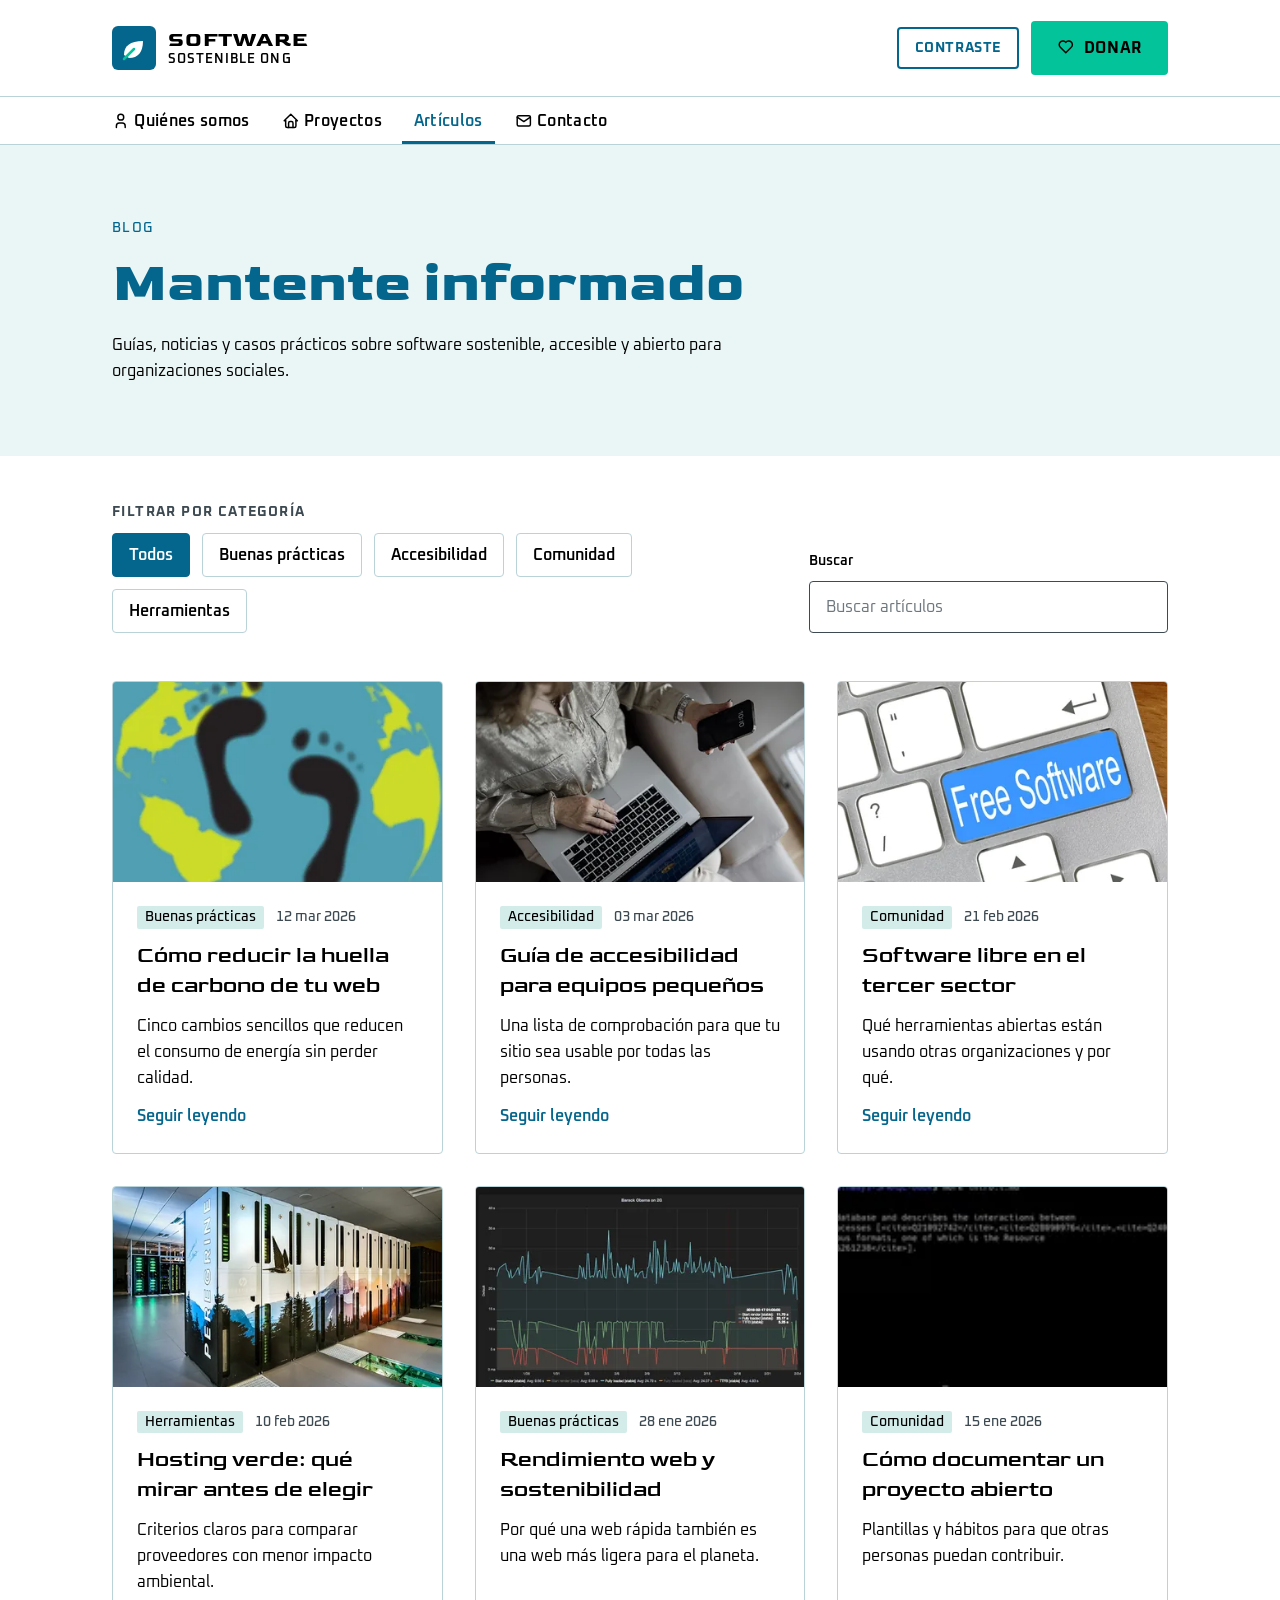
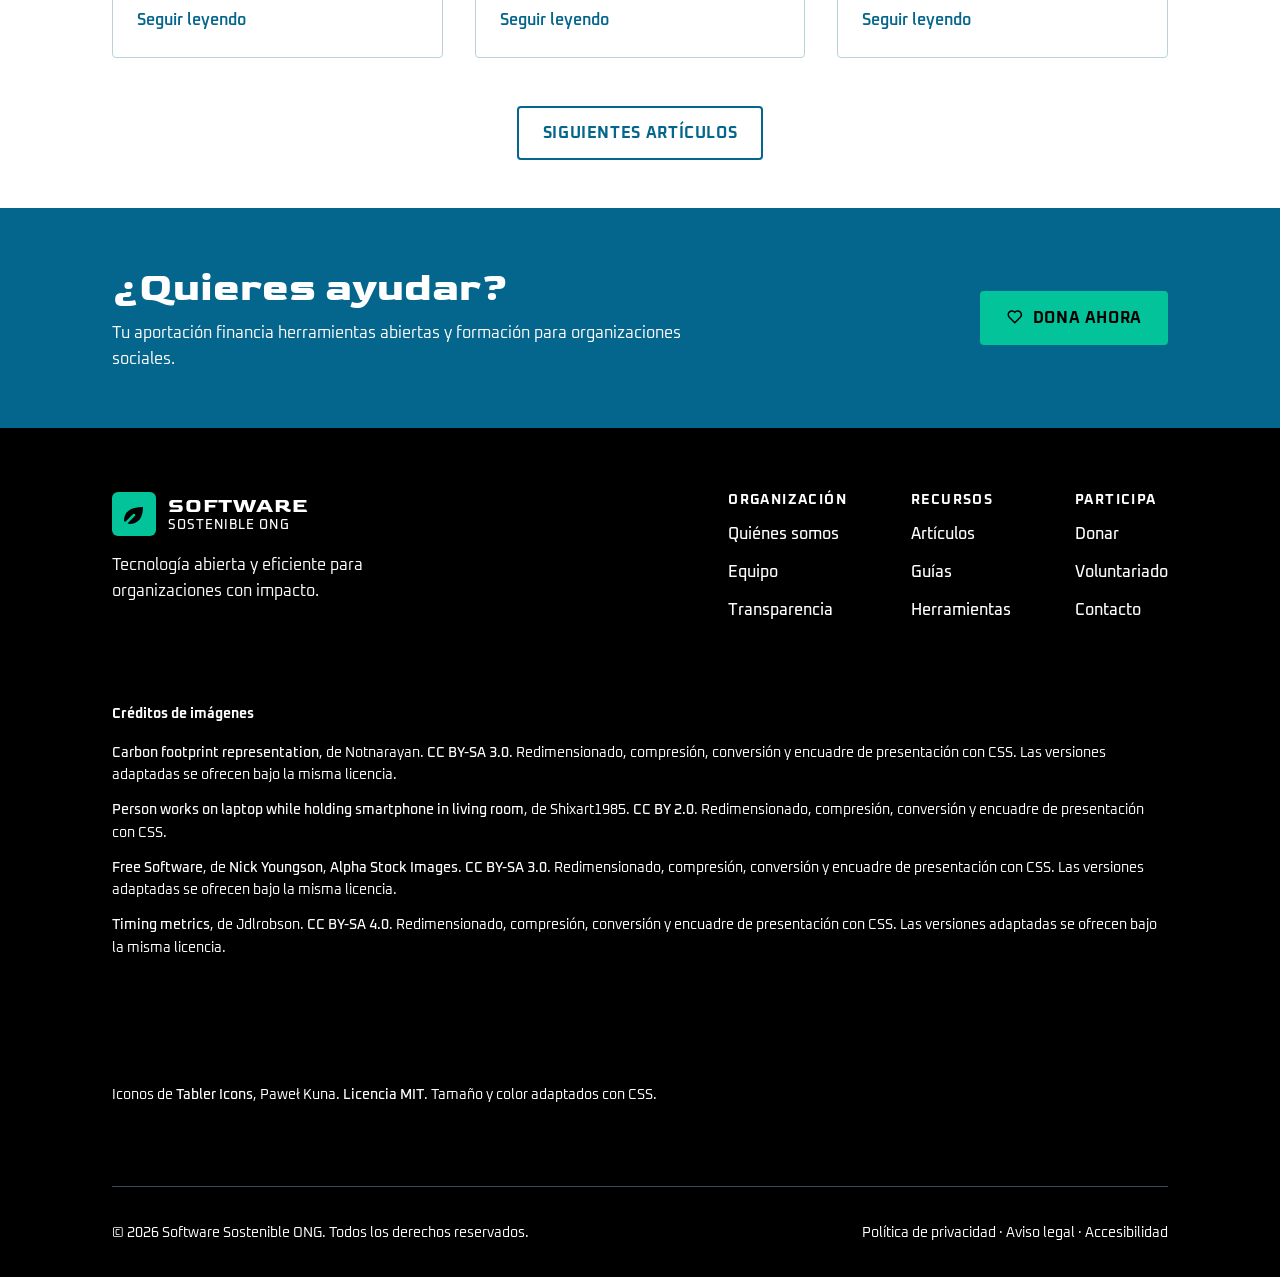
<file: listado.html>
<!DOCTYPE html>
<html lang="es">
<head>
  <meta charset="UTF-8">
  <meta name="viewport" content="width=device-width, initial-scale=1.0">
  <meta name="description" content="Listado de artículos sobre software sostenible, accesibilidad y comunidad abierta.">
  <title>Artículos · Software Sostenible ONG</title>

  <!-- Google Fonts: Goldman (títulos) y Oxanium (texto) -->
  <link rel="preconnect" href="https://fonts.googleapis.com">
  <link rel="preconnect" href="https://fonts.gstatic.com" crossorigin>
  <link href="https://fonts.googleapis.com/css2?family=Goldman:wght@400;700&family=Oxanium:wght@400;500;600;700&display=swap" rel="stylesheet">

  <!-- Hoja de estilos global -->
  <link rel="stylesheet" href="css/estilo.css">
  <!-- FASE 4: hoja alternativa de alto contraste (desactivada hasta que se pida) -->
  <link rel="alternate stylesheet" href="css/alto-contraste.css" title="Alto contraste" id="hoja-contraste">

  <!-- Conmutador (JavaScript): activa o desactiva el alto contraste y recuerda la elección -->
  <script>
    (function () {
      var hoja = document.getElementById('hoja-contraste');

      /* Activa o desactiva el alto contraste. Al activarlo se enlaza la misma hoja
         (css/alto-contraste.css) como hoja normal al final del <head>; al desactivarlo
         se retira. Así el cambio funciona igual en todos los navegadores. */
      function aplicar(activo) {
        var activa = document.getElementById('hoja-contraste-activa');
        if (activo && !activa) {
          activa = document.createElement('link');
          activa.rel = 'stylesheet';
          activa.href = hoja.href;
          activa.id = 'hoja-contraste-activa';
          document.head.appendChild(activa);
        } else if (!activo && activa) {
          activa.remove();
        }
        var boton = document.getElementById('btn-contraste');
        if (boton) { boton.setAttribute('aria-pressed', String(activo)); }
      }

      var guardado = false;
      try { guardado = localStorage.getItem('contraste') === 'activo'; } catch (e) {}
      if (guardado) { aplicar(true); }

      document.addEventListener('DOMContentLoaded', function () {
        var boton = document.getElementById('btn-contraste');
        boton.setAttribute('aria-pressed', String(guardado));
        boton.addEventListener('click', function () {
          var activar = boton.getAttribute('aria-pressed') !== 'true';
          aplicar(activar);
          try { localStorage.setItem('contraste', activar ? 'activo' : 'normal'); } catch (e) {}
        });
      });
    })();
  </script>
</head>
<body>
  <a class="saltar" href="#contenido">Saltar al contenido</a>

  <header class="cabecera" id="cabecera">
    <div class="container cabecera__barra">
      <a class="logo" href="index.html" title="Ir al inicio">
        <img class="logo__marca" src="img/svg/logo.svg" alt="Software Sostenible ONG, ir al inicio" width="44" height="44">
        <span class="logo__texto" aria-hidden="true"><strong>SOFTWARE</strong> <span>SOSTENIBLE ONG</span></span>
      </a>
      <div class="cabecera__acciones">
        <button type="button" class="btn btn--secundario btn--pequeno btn-contraste" id="btn-contraste" aria-pressed="false" title="Activar o desactivar el modo de alto contraste">Contraste</button>
        <a class="btn btn--donar" href="formulario.html"><svg xmlns="http://www.w3.org/2000/svg" width="24" height="24" viewBox="0 0 24 24" fill="none" stroke="currentColor" stroke-width="2" stroke-linecap="round" stroke-linejoin="round" class="icono" aria-hidden="true" focusable="false" data-tabler="heart">
  <path d="M19.5 12.572l-7.5 7.428l-7.5 -7.428a5 5 0 1 1 7.5 -6.566a5 5 0 1 1 7.5 6.572"/>
</svg> Donar</a>
      </div>
    </div>
    <nav class="menu" aria-label="Menú principal">
      <ul class="menu__lista container">
        <li><a class="menu__enlace" href="index.html#quienes-somos"><svg xmlns="http://www.w3.org/2000/svg" width="24" height="24" viewBox="0 0 24 24" fill="none" stroke="currentColor" stroke-width="2" stroke-linecap="round" stroke-linejoin="round" class="icono" aria-hidden="true" focusable="false" data-tabler="user">
  <path d="M8 7a4 4 0 1 0 8 0a4 4 0 0 0 -8 0"/>
  <path d="M6 21v-2a4 4 0 0 1 4 -4h4a4 4 0 0 1 4 4v2"/>
</svg> Quiénes somos</a></li>
        <li><a class="menu__enlace" href="index.html"><svg xmlns="http://www.w3.org/2000/svg" width="24" height="24" viewBox="0 0 24 24" fill="none" stroke="currentColor" stroke-width="2" stroke-linecap="round" stroke-linejoin="round" class="icono" aria-hidden="true" focusable="false" data-tabler="home">
  <path d="M5 12l-2 0l9 -9l9 9l-2 0"/>
  <path d="M5 12v7a2 2 0 0 0 2 2h10a2 2 0 0 0 2 -2v-7"/>
  <path d="M9 21v-6a2 2 0 0 1 2 -2h2a2 2 0 0 1 2 2v6"/>
</svg> Proyectos</a></li>
        <li><a class="menu__enlace" href="listado.html" aria-current="page">Artículos</a></li>
        <li><a class="menu__enlace" href="contacto.html"><svg xmlns="http://www.w3.org/2000/svg" width="24" height="24" viewBox="0 0 24 24" fill="none" stroke="currentColor" stroke-width="2" stroke-linecap="round" stroke-linejoin="round" class="icono" aria-hidden="true" focusable="false" data-tabler="mail">
  <path d="M3 7a2 2 0 0 1 2 -2h14a2 2 0 0 1 2 2v10a2 2 0 0 1 -2 2h-14a2 2 0 0 1 -2 -2v-10"/>
  <path d="M3 7l9 6l9 -6"/>
</svg> Contacto</a></li>
      </ul>
    </nav>
  </header>

  <main id="contenido">
    <section class="hero hero--claro" id="hero" aria-labelledby="hero-titulo">
      <div class="container hero__contenido">
        <p class="antetitulo">BLOG</p>
        <h1 id="hero-titulo">Mantente informado</h1>
        <p>Guías, noticias y casos prácticos sobre software sostenible, accesible y abierto para organizaciones sociales.</p>
      </div>
    </section>

    <section class="filtros container" id="filtros" aria-label="Filtros y búsqueda">
      <div class="filtros__categorias">
        <h2 class="filtros__titulo">Filtrar por categoría</h2>
        <ul class="chips">
          <li><a class="chip" href="listado.html" aria-current="true">Todos</a></li>
          <li><a class="chip" href="listado.html">Buenas prácticas</a></li>
          <li><a class="chip" href="listado.html">Accesibilidad</a></li>
          <li><a class="chip" href="listado.html">Comunidad</a></li>
          <li><a class="chip" href="listado.html">Herramientas</a></li>
        </ul>
      </div>
      <form class="buscador" role="search" action="listado.html" method="get">
        <label for="buscar">Buscar</label>
        <input type="search" id="buscar" name="q" placeholder="Buscar artículos" autocomplete="off">
      </form>
    </section>

    <section class="listado container" id="listado" aria-labelledby="listado-titulo">
      <h2 id="listado-titulo" class="sr-only">Listado de artículos</h2>
      <div class="tarjetas">
        <article class="tarjeta">
          <picture>
          <source srcset="img/huella-carbono-pequena.webp 400w, img/huella-carbono.webp 800w" sizes="(max-width: 600px) calc(100vw - 40px), 400px" type="image/webp">
          <img
            class="tarjeta__imagen"
            src="img/huella-carbono.jpg"
            alt="Ilustración de la huella de carbono"
            width="800"
            height="566"
            loading="lazy"
          >
        </picture>
          <div class="tarjeta__cuerpo">
            <p class="tarjeta__meta"><span class="etiqueta">Buenas prácticas</span> <time datetime="2026-03-12">12 mar 2026</time></p>
            <h3 class="tarjeta__titulo">Cómo reducir la huella de carbono de tu web</h3>
            <p>Cinco cambios sencillos que reducen el consumo de energía sin perder calidad.</p>
            <a class="enlace" href="detalle.html">Seguir leyendo<span class="sr-only">: Cómo reducir la huella de carbono de tu web</span></a>
          </div>
        </article>
        <article class="tarjeta">
          <picture>
          <source srcset="img/accesibilidad-dispositivos-pequena.webp 400w, img/accesibilidad-dispositivos.webp 800w" sizes="(max-width: 600px) calc(100vw - 40px), 400px" type="image/webp">
          <img
            class="tarjeta__imagen"
            src="img/accesibilidad-dispositivos.jpg"
            alt="Persona usando un portátil y un móvil"
            width="800"
            height="533"
            loading="lazy"
          >
        </picture>
          <div class="tarjeta__cuerpo">
            <p class="tarjeta__meta"><span class="etiqueta">Accesibilidad</span> <time datetime="2026-03-03">03 mar 2026</time></p>
            <h3 class="tarjeta__titulo">Guía de accesibilidad para equipos pequeños</h3>
            <p>Una lista de comprobación para que tu sitio sea usable por todas las personas.</p>
            <a class="enlace" href="detalle.html">Seguir leyendo<span class="sr-only">: Guía de accesibilidad para equipos pequeños</span></a>
          </div>
        </article>
        <article class="tarjeta">
          <img
            class="tarjeta__imagen"
            src="img/software-libre.webp" srcset="img/software-libre-pequena.webp 400w, img/software-libre.webp 800w" sizes="(max-width: 600px) calc(100vw - 40px), 400px"
            alt="Tecla de un teclado con el texto «Free Software»"
            width="800"
            height="533"
            loading="lazy"
          >
          <div class="tarjeta__cuerpo">
            <p class="tarjeta__meta"><span class="etiqueta">Comunidad</span> <time datetime="2026-02-21">21 feb 2026</time></p>
            <h3 class="tarjeta__titulo">Software libre en el tercer sector</h3>
            <p>Qué herramientas abiertas están usando otras organizaciones y por qué.</p>
            <a class="enlace" href="detalle.html">Seguir leyendo<span class="sr-only">: Software libre en el tercer sector</span></a>
          </div>
        </article>
        <article class="tarjeta">
          <img
            class="tarjeta__imagen"
            src="img/hosting-verde.webp" srcset="img/hosting-verde-pequena.webp 400w, img/hosting-verde.webp 800w" sizes="(max-width: 600px) calc(100vw - 40px), 400px"
            alt="Superordenador Peregrine en un centro de datos"
            width="800"
            height="533"
            loading="lazy"
          >
          <div class="tarjeta__cuerpo">
            <p class="tarjeta__meta"><span class="etiqueta">Herramientas</span> <time datetime="2026-02-10">10 feb 2026</time></p>
            <h3 class="tarjeta__titulo">Hosting verde: qué mirar antes de elegir</h3>
            <p>Criterios claros para comparar proveedores con menor impacto ambiental.</p>
            <a class="enlace" href="detalle.html">Seguir leyendo<span class="sr-only">: Hosting verde: qué mirar antes de elegir</span></a>
          </div>
        </article>
        <article class="tarjeta">
          <img
            class="tarjeta__imagen"
            src="img/rendimiento-web.webp" srcset="img/rendimiento-web-pequena.webp 400w, img/rendimiento-web.webp 800w" sizes="(max-width: 600px) calc(100vw - 40px), 400px"
            alt="Gráfica que compara tiempos de carga de una página web"
            width="800"
            height="552"
            loading="lazy"
          >
          <div class="tarjeta__cuerpo">
            <p class="tarjeta__meta"><span class="etiqueta">Buenas prácticas</span> <time datetime="2026-01-28">28 ene 2026</time></p>
            <h3 class="tarjeta__titulo">Rendimiento web y sostenibilidad</h3>
            <p>Por qué una web rápida también es una web más ligera para el planeta.</p>
            <a class="enlace" href="detalle.html">Seguir leyendo<span class="sr-only">: Rendimiento web y sostenibilidad</span></a>
          </div>
        </article>
        <article class="tarjeta">
          <img
            class="tarjeta__imagen"
            src="img/documentacion.webp" srcset="img/documentacion-pequena.webp 400w, img/documentacion.webp 800w" sizes="(max-width: 600px) calc(100vw - 40px), 400px"
            alt="Ejemplo de un archivo de documentación escrito en Markdown"
            width="800"
            height="225"
            loading="lazy"
          >
          <div class="tarjeta__cuerpo">
            <p class="tarjeta__meta"><span class="etiqueta">Comunidad</span> <time datetime="2026-01-15">15 ene 2026</time></p>
            <h3 class="tarjeta__titulo">Cómo documentar un proyecto abierto</h3>
            <p>Plantillas y hábitos para que otras personas puedan contribuir.</p>
            <a class="enlace" href="detalle.html">Seguir leyendo<span class="sr-only">: Cómo documentar un proyecto abierto</span></a>
          </div>
        </article>
      </div>
      <p class="listado__mas"><a class="btn btn--secundario" href="listado.html">Siguientes artículos</a></p>
    </section>

    <aside class="banner" aria-labelledby="banner-titulo">
      <div class="container banner__contenido">
        <div class="banner__texto">
          <h2 id="banner-titulo">¿Quieres ayudar?</h2>
          <p>Tu aportación financia herramientas abiertas y formación para organizaciones sociales.</p>
        </div>
        <a class="btn btn--donar" href="formulario.html"><svg xmlns="http://www.w3.org/2000/svg" width="24" height="24" viewBox="0 0 24 24" fill="none" stroke="currentColor" stroke-width="2" stroke-linecap="round" stroke-linejoin="round" class="icono" aria-hidden="true" focusable="false" data-tabler="heart">
  <path d="M19.5 12.572l-7.5 7.428l-7.5 -7.428a5 5 0 1 1 7.5 -6.566a5 5 0 1 1 7.5 6.572"/>
</svg> Dona ahora</a>
      </div>
    </aside>
  </main>

  <footer class="pie" id="pie">
    <div class="container pie__interior">
      <div class="pie__principal">
        <div class="pie__marca">
          <a class="logo" href="index.html" title="Ir al inicio">
            <img class="logo__marca" src="img/svg/logo-claro.svg" alt="Software Sostenible ONG, ir al inicio" width="44" height="44">
            <span class="logo__texto" aria-hidden="true"><strong>SOFTWARE</strong> <span>SOSTENIBLE ONG</span></span>
          </a>
          <p>Tecnología abierta y eficiente para organizaciones con impacto.</p>
        </div>
        <div class="pie__columnas">
          <div class="pie__columna">
            <h2 class="pie__titulo">Organización</h2>
            <ul>
              <li><a href="index.html#quienes-somos">Quiénes somos</a></li>
              <li><a href="index.html#quienes-somos">Equipo</a></li>
              <li><a href="index.html#quienes-somos">Transparencia</a></li>
            </ul>
          </div>
          <div class="pie__columna">
            <h2 class="pie__titulo">Recursos</h2>
            <ul>
              <li><a href="listado.html">Artículos</a></li>
              <li><a href="listado.html">Guías</a></li>
              <li><a href="listado.html">Herramientas</a></li>
            </ul>
          </div>
          <div class="pie__columna">
            <h2 class="pie__titulo">Participa</h2>
            <ul>
              <li><a href="formulario.html">Donar</a></li>
              <li><a href="contacto.html">Voluntariado</a></li>
              <li><a href="contacto.html">Contacto</a></li>
            </ul>
          </div>
        </div>
      </div>
      <div class="pie__creditos">
        <p><strong>Créditos de imágenes</strong></p>
        <ul>
          <li><a href="https://commons.wikimedia.org/wiki/File:Carbon_footprint_representation.jpg">Carbon footprint representation</a>, de Notnarayan. <a href="https://creativecommons.org/licenses/by-sa/3.0/">CC BY-SA 3.0</a>. Redimensionado, compresión, conversión y encuadre de presentación con CSS. Las versiones adaptadas se ofrecen bajo la misma licencia.</li>
          <li><a href="https://commons.wikimedia.org/wiki/File:Person_works_on_laptop_while_holding_smartphone_in_living_room.jpg">Person works on laptop while holding smartphone in living room</a>, de Shixart1985. <a href="https://creativecommons.org/licenses/by/2.0/">CC BY 2.0</a>. Redimensionado, compresión, conversión y encuadre de presentación con CSS.</li>
          <li><a href="https://www.picpedia.org/keyboard/f/free-software.html">Free Software</a>, de <a href="http://www.nyphotographic.com/">Nick Youngson</a>, <a href="https://alphastockimages.com/">Alpha Stock Images</a>. <a href="https://creativecommons.org/licenses/by-sa/3.0/">CC BY-SA 3.0</a>. Redimensionado, compresión, conversión y encuadre de presentación con CSS. Las versiones adaptadas se ofrecen bajo la misma licencia.</li>
          <li><a href="https://commons.wikimedia.org/wiki/File:Timing_metrics_(render_and_fully_loaded_time).png">Timing metrics</a>, de Jdlrobson. <a href="https://creativecommons.org/licenses/by-sa/4.0/">CC BY-SA 4.0</a>. Redimensionado, compresión, conversión y encuadre de presentación con CSS. Las versiones adaptadas se ofrecen bajo la misma licencia.</li>
        </ul>
      </div>
      <p class="pie__creditos">Iconos de <a href="https://tabler.io/icons">Tabler Icons</a>, Paweł Kuna. <a href="img/svg/tabler/LICENSE.txt">Licencia MIT</a>. Tamaño y color adaptados con CSS.</p>
      <div class="pie__legal">
        <p><small>© 2026 Software Sostenible ONG. Todos los derechos reservados.</small></p>
        <p><small>Política de privacidad · Aviso legal · Accesibilidad</small></p>
      </div>
    </div>
  </footer>
</body>
</html>
</file>
<file: css/estilo.css>
/* =========================================================
   SOFTWARE SOSTENIBLE ONG · css/estilo.css
   Hoja de estilos global (UT2 · RA2 · Fase 3)
   Fuente de valores: guía de estilo de la UT1 (Penpot)

   ÍNDICE
   1. Variables y reinicio
   2. Tipografía
   3. Disposición (container, estructura de página, grids)
   4. Componentes (botón, menú, tarjeta, chip, formulario…)
   5. Utilidades
   6. Adaptación a tableta y móvil (media queries)
   ========================================================= */


/* =========================================================
   1. VARIABLES Y REINICIO
   ========================================================= */
:root {
  /* Paleta de la guía de estilo */
  --color-primario: #05668D;
  --color-secundario: #028090;
  --color-acento: #00A896;
  --color-destacado: #02C39A;
  --color-tinte: #EAF6F5;
  --color-tinte-fuerte: #D3ECEA;
  --color-borde: #B9D3D9;
  --color-texto: #000000;
  --color-texto-suave: #3D4A52;
  --color-fondo: #FFFFFF;
  --color-error: #B00020;

  /* Tipografías (Google Fonts) con sans-serif de reserva */
  --fuente-titulos: 'Goldman', sans-serif;
  --fuente-texto: 'Oxanium', sans-serif;

  /* Escala tipográfica */
  --fs-h1: clamp(2.25rem, 4vw + 0.5rem, 3.5rem);   /* 56 px en escritorio */
  --fs-h2: clamp(1.75rem, 2vw + 1rem, 2.5rem);     /* 40 px en escritorio */
  --fs-h3: 1.375rem;                               /* 22 px */
  --fs-grande: 1.125rem;                           /* 18 px */
  --fs-pequeno: 0.875rem;                          /* 14 px */

  /* Espaciados */
  --esp-1: 0.5rem;
  --esp-2: 0.75rem;
  --esp-3: 1rem;
  --esp-4: 1.5rem;
  --esp-5: 2rem;
  --esp-6: 3rem;
  --esp-7: 4rem;
  --esp-8: 6rem;
  --margen-lateral: 7rem;       /* margen a ambos lados del contenido */
  --ancho-contenido: 76rem;     /* 1216 px de contenido útil */
  --ancho-texto: 47.5rem;       /* 760 px: columna de lectura */

  /* Medidas de componentes */
  --height-nav: 9.0625rem;      /* cabecera completa: barra + menú (145 px) */
  --radio: 4px;
  --radio-grande: 8px;
  --transicion: 0.2s ease;
}

/* Reinicio de estilos */
*,
*::before,
*::after {
  box-sizing: border-box;
  margin: 0;
  padding: 0;
}

html {
  scroll-behavior: smooth;
}

img {
  display: block;
  max-width: 100%;
  height: auto;
}

ul,
ol {
  list-style: none;
}

input,
button,
textarea,
select {
  font: inherit;
  color: inherit;
}


/* =========================================================
   2. TIPOGRAFÍA
   ========================================================= */
body {
  font-family: var(--fuente-texto);
  font-size: 1rem;
  font-weight: 400;
  line-height: 1.625;
  color: var(--color-texto);
  background-color: var(--color-fondo);
}

h1,
h2,
h3 {
  font-family: var(--fuente-titulos);
  font-weight: 400;
  color: var(--color-primario);
}

h1 {
  font-size: var(--fs-h1);
  font-weight: 700;
  line-height: 1.15;
}

h2 {
  font-size: var(--fs-h2);
  font-weight: 700;
  line-height: 1.2;
}

h3 {
  font-size: var(--fs-h3);
  line-height: 1.36;
}

p {
  margin-bottom: var(--esp-3);
}

a {
  color: var(--color-primario);
  font-weight: 600;
  text-decoration: none;
  transition: color var(--transicion);
}

a:focus-visible {
  outline: 3px solid var(--color-secundario);
  outline-offset: 2px;
}

strong {
  font-weight: 700;
}

em {
  font-style: italic;
}

mark {
  background-color: var(--color-destacado);
  color: var(--color-texto);
  padding: 0 0.25rem;
  border-radius: 2px;
}

small {
  font-size: var(--fs-pequeno);
}

.antetitulo {
  margin-bottom: var(--esp-2);
  font-size: var(--fs-pequeno);
  font-weight: 500;
  letter-spacing: 0.1em;
  text-transform: uppercase;
  color: var(--color-secundario);
}

.hero--claro .antetitulo,
.donacion .antetitulo {
  color: var(--color-primario);     /* sobre tinte: 5,77:1 (secundario daba 4,23:1) */
}

.entradilla {
  font-size: var(--fs-grande);
  line-height: 1.55;
}


/* =========================================================
   3. DISPOSICIÓN
   ========================================================= */

/* --- 3.1 Contenedor centrado ---------------------------- */
.container {
  width: 100%;
  max-width: calc(var(--ancho-contenido) + 2 * var(--margen-lateral));
  margin-inline: auto;
  padding-inline: var(--margen-lateral);
}

/* --- 3.2 Pie siempre abajo (Flexbox en el body) ---------- */
body {
  display: flex;
  flex-direction: column;
  min-height: 100vh;
}

main {
  flex: 1;
}

/* --- 3.3 Cabecera y menú (Flexbox) ---------------------- */
.cabecera {
  background-color: var(--color-fondo);
}

.cabecera__barra {
  display: flex;
  align-items: center;
  justify-content: space-between;
  height: 6rem;                       /* 96 px */
}

.cabecera__acciones {
  display: flex;
  align-items: center;
  gap: var(--esp-2);
}

.menu {
  border-block: 1px solid var(--color-borde);
}

.menu__lista {
  display: flex;
  gap: var(--esp-1);
}

/* El primer enlace se alinea con el borde del logotipo */
.menu__lista > li:first-child .menu__enlace {
  padding-left: 0;
}

/* --- 3.4 Hero -------------------------------------------- */
.hero {
  padding-block: var(--esp-8);
}

.hero__contenido {
  display: flex;
  align-items: center;
  gap: var(--esp-7);
}

.hero__texto {
  flex: 1;
}

.hero__botones {
  display: flex;
  flex-wrap: wrap;
  gap: var(--esp-3);
}

/* Hero de portada: altura = ventana menos cabecera */
.hero--inicio {
  display: flex;
  align-items: center;
  min-height: calc(100vh - var(--height-nav));
  background-color: var(--color-primario);
  color: var(--color-fondo);
}

.hero--inicio h1,
.hero--inicio .antetitulo {
  color: var(--color-fondo);
}

.hero--inicio h1 {
  margin-bottom: var(--esp-4);
}

.hero__subtitulo {
  max-width: 35rem;
  margin-bottom: var(--esp-4);
  font-size: var(--fs-grande);
  line-height: 1.55;
}

.hero__imagen {
  width: 30rem;
  height: 22.5rem;
  flex-shrink: 0;
  object-fit: cover;
  border-radius: var(--radio-grande);
}

/* Hero de páginas interiores */
.hero--claro {
  padding-block: 4.5rem;
  background-color: var(--color-tinte);
}

.hero--claro .hero__contenido {
  flex-direction: column;
  align-items: flex-start;
  gap: 0;
}

.hero--claro h1 {
  margin-bottom: var(--esp-3);
}

.hero--claro p:last-child {
  max-width: 40rem;
  margin-bottom: 0;
}

/* --- 3.5 Secciones generales ----------------------------- */
.seccion {
  padding-block: var(--esp-8);
}

.seccion--quienes {
  display: flex;
  align-items: center;
  gap: 5rem;
}

.seccion__texto {
  flex: 1;
}

.seccion__texto h2 {
  margin-bottom: 1.25rem;
}

.seccion__imagen {
  width: 36rem;
  height: 24rem;
  flex-shrink: 0;
  object-fit: cover;
  border-radius: var(--radio-grande);
}

.seccion--articulos {
  background-color: var(--color-tinte);
}

.seccion__cabecera {
  display: flex;
  align-items: center;
  justify-content: space-between;
  gap: var(--esp-3);
  margin-bottom: 2.5rem;
}

.seccion--articulos h2 {
  margin-bottom: 2.5rem;
}

.seccion__cabecera h2 {
  margin-bottom: 0;
}

/* --- 3.6 Rejilla de tarjetas (Grid): 3 · 2 · 1 columnas -- */
.tarjetas {
  display: grid;
  grid-template-columns: repeat(3, 1fr);
  gap: var(--esp-5);
}

/* --- 3.7 Listado y filtros -------------------------------- */
.filtros {
  display: flex;
  align-items: flex-end;
  justify-content: space-between;
  gap: var(--esp-5);
  padding-top: var(--esp-6);
  padding-bottom: var(--esp-3);
}

.filtros__titulo {
  margin-bottom: var(--esp-2);
  font-family: var(--fuente-texto);
  font-size: var(--fs-pequeno);
  font-weight: 700;
  letter-spacing: 0.1em;
  text-transform: uppercase;
  color: var(--color-texto-suave);
}

.chips {
  display: flex;
  flex-wrap: wrap;
  gap: var(--esp-2);
}

.listado {
  padding-top: var(--esp-5);
  padding-bottom: var(--esp-6);
}

.listado__mas {
  margin: var(--esp-6) 0 0;
  text-align: center;
}

/* --- 3.8 Artículo de detalle ------------------------------ */
.migas {
  padding-top: var(--esp-5);
}

.articulo {
  padding-bottom: var(--esp-7);
}

.articulo__cabecera,
.articulo__texto,
.migas__lista {
  max-width: var(--ancho-texto);
  margin-inline: auto;
}

.articulo__cabecera {
  padding-block: var(--esp-4) var(--esp-5);
}

.articulo__cabecera h1 {
  margin-block: var(--esp-2) var(--esp-3);
}

.articulo__datos {
  margin-bottom: 0;
  font-size: var(--fs-pequeno);
  color: var(--color-texto-suave);
}

.articulo__destacada {
  margin-bottom: var(--esp-6);
}

.articulo__destacada img {
  width: 100%;
  height: 27.5rem;                    /* 440 px */
  object-fit: cover;
  border-radius: var(--radio-grande);
}

.articulo__texto h2 {
  margin-block: var(--esp-5) var(--esp-3);
  font-size: 1.75rem;
}

.articulo__figura {
  margin-block: var(--esp-4);
}

.articulo__figura img {
  width: 100%;
  height: 22.5rem;                    /* 360 px */
  object-fit: cover;
  border-radius: var(--radio-grande);
}

.articulo__figura figcaption,
.galeria figcaption {
  margin-top: var(--esp-1);
  font-size: var(--fs-pequeno);
  color: var(--color-texto-suave);
}

/* Galería (Flexbox) */
.galeria {
  margin-top: var(--esp-7);
}

.galeria h2 {
  margin-bottom: var(--esp-4);
}

.galeria__lista {
  display: flex;
  gap: var(--esp-4);
}

.galeria__lista li {
  flex: 1;
}

.galeria__lista img {
  width: 100%;
  height: 15rem;
  object-fit: cover;
  border-radius: var(--radio-grande);
}

/* --- 3.9 Donación y formularios (Flexbox) ----------------- */
.donacion {
  padding-block: 4.5rem var(--esp-8);
  background-color: var(--color-tinte);
}

.donacion__contenido {
  display: flex;
  align-items: flex-start;
  gap: 5rem;
}

.donacion__info {
  flex: 1;
}

.donacion__info h1 {
  margin-bottom: var(--esp-4);
}

.donacion__subtitulo {
  margin-block: var(--esp-5) var(--esp-3);
  font-family: var(--fuente-texto);
  font-size: var(--fs-pequeno);
  letter-spacing: 0.1em;
  text-transform: uppercase;
  color: var(--color-texto-suave);
}

.donacion .formulario {
  flex: 0 0 38.5rem;                  /* 616 px */
}

.formulario {
  display: flex;
  flex-direction: column;
  gap: var(--esp-4);
}

.formulario__titulo {
  font-size: 1.75rem;
}

.formulario__grupo {
  display: flex;
  flex-direction: column;
  gap: var(--esp-2);
  border: 0;
}

.formulario__grupo legend {
  margin-bottom: var(--esp-2);
  font-weight: 600;
}

.opciones {
  display: flex;
  flex-wrap: wrap;
  gap: var(--esp-2);
}

.campo {
  display: flex;
  flex-direction: column;
  gap: var(--esp-1);
}

.campo label {
  font-weight: 600;
}

.campo--casilla {
  flex-direction: row;
  align-items: center;
  gap: var(--esp-2);
}

.campo--casilla label {
  font-weight: 400;
}

.formulario > .btn {
  width: 100%;
}

.formulario__nota {
  margin-bottom: 0;
  color: var(--color-texto-suave);
}

/* --- 3.10 Contacto (Grid con áreas) ----------------------- */
.contacto {
  display: grid;
  grid-template-columns: minmax(0, 1.44fr) minmax(0, 1fr);
  grid-template-areas:
    "formulario datos"
    "formulario mapa";
  grid-template-rows: auto 1fr;
  gap: var(--esp-5) var(--esp-7);
  align-items: start;
  padding-block: 4.5rem var(--esp-8);
}

.contacto__formulario {
  grid-area: formulario;
}

.contacto__formulario h2 {
  margin-bottom: var(--esp-4);
  font-size: 1.75rem;
}

.contacto__datos {
  grid-area: datos;
}

.contacto__datos h2 {
  margin-bottom: var(--esp-4);
  font-size: 1.75rem;
}

.contacto__mapa {
  grid-area: mapa;
}

.contacto__mapa img {
  width: 100%;
  height: 16.25rem;                   /* 260 px */
  object-fit: cover;
  border-radius: var(--radio-grande);
}

.datos {
  font-style: normal;
}

.datos dl {
  display: grid;
  grid-template-columns: 6.5rem 1fr;
  gap: var(--esp-2) var(--esp-3);
}

.datos dt {
  font-size: var(--fs-pequeno);
  font-weight: 700;
  letter-spacing: 0.08em;
  text-transform: uppercase;
  color: var(--color-texto-suave);
}

/* --- 3.11 Pie de página (Flexbox) ------------------------- */
.pie {
  background-color: var(--color-texto);
  color: var(--color-fondo);
  padding-block: var(--esp-7) var(--esp-5);
}

.pie__interior {
  display: flex;
  flex-direction: column;
  gap: var(--esp-6);
}

.pie__principal {
  display: flex;
  justify-content: space-between;
  gap: var(--esp-6);
}

.pie__marca {
  max-width: 20rem;
}

.pie__marca p {
  margin-top: var(--esp-3);
}

.pie__columnas {
  display: flex;
  gap: var(--esp-7);
}

.pie__titulo {
  margin-bottom: var(--esp-2);
  font-family: var(--fuente-texto);
  font-size: var(--fs-pequeno);
  font-weight: 700;
  letter-spacing: 0.1em;
  text-transform: uppercase;
  color: var(--color-fondo);
}

.pie__columna li {
  margin-bottom: var(--esp-2);
}

.pie__columna li:last-child {
  margin-bottom: 0;
}

.pie__legal {
  display: flex;
  justify-content: space-between;
  gap: var(--esp-3);
  padding-top: var(--esp-5);
  border-top: 1px solid var(--color-texto-suave);
}

.pie__legal p {
  margin-bottom: 0;
}

.pie a {
  color: var(--color-fondo);
  font-weight: 500;
}

.pie a:hover {
  color: var(--color-destacado);
}


/* =========================================================
   4. COMPONENTES REUTILIZABLES
   ========================================================= */

/* --- 4.1 Logotipo ----------------------------------------- */
.logo {
  display: flex;
  align-items: center;
  gap: var(--esp-2);
  color: var(--color-texto);
}

.pie .logo {
  color: var(--color-fondo);
}

.logo__texto {
  display: flex;
  flex-direction: column;
  font-size: 0.8125rem;
  letter-spacing: 0.08em;
  line-height: 1.2;
}

.logo__texto strong {
  font-family: var(--fuente-titulos);
  font-size: 1.25rem;
  letter-spacing: 0.04em;
}

/* --- 4.2 Botón .btn y variantes --------------------------- */
.btn {
  display: inline-block;
  padding: var(--esp-2) var(--esp-4);
  border: 2px solid transparent;
  border-radius: var(--radio);
  font-size: 1rem;
  font-weight: 700;
  letter-spacing: 0.04em;
  text-align: center;
  text-transform: uppercase;
  cursor: pointer;
  transition: background-color var(--transicion),
              border-color var(--transicion),
              color var(--transicion),
              transform var(--transicion);
}

.btn:hover {
  transform: translateY(-2px);
}

.btn:active {
  transform: translateY(0);
}

.btn:focus-visible {
  outline: 3px solid var(--color-secundario);
  outline-offset: 2px;
}

.btn--donar {
  background-color: var(--color-destacado);
  color: var(--color-texto);
}

.btn--donar:hover {
  background-color: var(--color-acento);
  color: var(--color-texto);
}

.btn--primario {
  background-color: var(--color-primario);
  color: var(--color-fondo);
}

.btn--primario:hover {
  background-color: var(--color-secundario);
  color: var(--color-fondo);
}

.btn--secundario {
  background-color: var(--color-fondo);
  border-color: var(--color-primario);
  color: var(--color-primario);
}

.btn--secundario:hover {
  background-color: var(--color-tinte);
  color: var(--color-primario);
}

.btn--pequeno {
  padding: var(--esp-1) var(--esp-3);
  font-size: var(--fs-pequeno);
}

/* Conmutador de la hoja alternativa de alto contraste */
.btn-contraste[aria-pressed="true"] {
  background-color: var(--color-primario);
  color: var(--color-fondo);
}

/* --- 4.3 Menú de navegación ------------------------------ */
.menu__enlace {
  display: flex;
  align-items: center;
  min-height: 2.9375rem;              /* 47 px */
  padding: 0.625rem var(--esp-2) 0.375rem;
  border-bottom: 3px solid transparent;
  color: var(--color-texto);
  letter-spacing: 0.02em;
  transition: color var(--transicion), border-color var(--transicion);
}

.menu__enlace:hover,
.menu__enlace[aria-current="page"] {
  color: var(--color-primario);
  border-bottom-color: var(--color-primario);
}

/* --- 4.4 Tarjeta de artículo ------------------------------ */
.tarjeta {
  display: flex;
  flex-direction: column;
  overflow: hidden;
  background-color: var(--color-fondo);
  border: 1px solid var(--color-borde);
  border-radius: var(--radio);
  transition: border-color var(--transicion), box-shadow var(--transicion), transform var(--transicion);
}

.tarjeta:hover {
  border-color: var(--color-primario);
  box-shadow: 0 6px 16px rgb(5 102 141 / 0.15);
  transform: translateY(-3px);
}

.tarjeta__imagen {
  width: 100%;
  height: 12.5rem;                    /* 200 px */
  object-fit: cover;
}

.tarjeta__cuerpo {
  display: flex;
  flex: 1;
  flex-direction: column;
  gap: var(--esp-2);
  padding: var(--esp-4);
}

.tarjeta__cuerpo > * {
  margin-bottom: 0;
}

.tarjeta__cuerpo > .enlace {
  margin-top: auto;
}

.tarjeta__meta {
  display: flex;
  align-items: center;
  gap: var(--esp-2);
  font-size: var(--fs-pequeno);
  font-weight: 500;
  color: var(--color-texto-suave);
}

.tarjeta__titulo {
  color: var(--color-texto);
}

.etiqueta {
  display: inline-block;
  padding: 0 var(--esp-1);
  background-color: var(--color-tinte-fuerte);
  border-radius: 2px;
  color: var(--color-texto);
  font-size: var(--fs-pequeno);
  font-weight: 500;
}

.enlace:hover {
  text-decoration: underline;
}

/* --- 4.5 Chips de filtro ---------------------------------- */
.chip {
  display: inline-block;
  padding: var(--esp-1) var(--esp-3);
  border: 1px solid var(--color-borde);
  border-radius: var(--radio);
  background-color: var(--color-fondo);
  color: var(--color-texto);
  transition: background-color var(--transicion), border-color var(--transicion), color var(--transicion);
}

.chip:hover {
  border-color: var(--color-primario);
  background-color: var(--color-tinte);
}

.chip:active {
  background-color: var(--color-tinte-fuerte);
}

.chip[aria-current="true"] {
  border-color: var(--color-primario);
  background-color: var(--color-primario);
  color: var(--color-fondo);
}

/* --- 4.6 Panel (tarjeta de formulario) -------------------- */
.panel {
  padding: 2.5rem;
  background-color: var(--color-fondo);
  border: 1px solid var(--color-borde);
  border-radius: var(--radio-grande);
}

/* --- 4.7 Campos de formulario ------------------------------ */
.campo input[type="text"],
.campo input[type="email"],
.buscador input,
.campo textarea {
  width: 100%;
  min-height: 3rem;
  padding: var(--esp-2) var(--esp-3);
  border: 1px solid var(--color-texto-suave);
  border-radius: var(--radio);
  background-color: var(--color-fondo);
  transition: border-color var(--transicion), box-shadow var(--transicion);
}

.campo textarea {
  resize: vertical;
}

.campo input::placeholder,
.campo textarea::placeholder,
.buscador input::placeholder {
  color: var(--color-texto-suave);
  opacity: 0.75;
}

.campo input:hover,
.campo textarea:hover,
.buscador input:hover {
  border-color: var(--color-primario);
}

.campo input:focus,
.campo textarea:focus,
.buscador input:focus {
  outline: none;
  border-color: var(--color-primario);
  box-shadow: 0 0 0 3px var(--color-secundario);
}

.campo input[type="checkbox"] {
  width: 1.5rem;
  height: 1.5rem;
  accent-color: var(--color-primario);
}

.buscador {
  display: flex;
  flex-direction: column;
  gap: var(--esp-1);
  width: 22.5rem;                     /* 360 px */
}

.buscador label {
  font-size: var(--fs-pequeno);
  font-weight: 600;
}

/* Opciones de frecuencia e importe */
.opcion {
  display: flex;
  align-items: center;
  gap: var(--esp-1);
  padding: var(--esp-1) var(--esp-3);
  border: 1px solid var(--color-borde);
  border-radius: var(--radio);
  cursor: pointer;
  transition: border-color var(--transicion), background-color var(--transicion);
}

.opcion:hover {
  border-color: var(--color-primario);
}

.opcion:has(input:checked) {
  border-color: var(--color-primario);
  background-color: var(--color-tinte);
}

.opcion:has(input:focus-visible) {
  outline: 3px solid var(--color-secundario);
  outline-offset: 2px;
}

.opcion input {
  accent-color: var(--color-primario);
}

/* --- 4.8 Lista de puntos con marca ------------------------- */
.lista-puntos {
  display: flex;
  flex-direction: column;
  gap: var(--esp-2);
  margin-bottom: var(--esp-3);
}

.lista-puntos li {
  display: flex;
  align-items: center;
  gap: var(--esp-2);
}

.lista-puntos li::before {
  content: "\2713";
  display: flex;
  align-items: center;
  justify-content: center;
  width: 1.5rem;
  height: 1.5rem;
  flex-shrink: 0;
  border-radius: 50%;
  background-color: var(--color-destacado);
  color: var(--color-texto);
  font-size: var(--fs-pequeno);
  font-weight: 700;
}

/* --- 4.9 Migas de pan ---------------------------------------- */
.migas__lista {
  display: flex;
  flex-wrap: wrap;
  gap: var(--esp-1);
  font-size: var(--fs-pequeno);
}

.migas__lista li + li::before {
  content: "/";
  margin-right: var(--esp-1);
  color: var(--color-texto-suave);
}

.migas__lista a {
  font-weight: 500;
}

.migas__lista a:hover {
  text-decoration: underline;
}

.migas__lista li[aria-current="page"] {
  color: var(--color-texto-suave);
}

/* --- 4.10 Nota destacada ------------------------------------- */
.nota {
  margin-block: var(--esp-4);
  padding: var(--esp-4);
  background-color: var(--color-tinte);
  border-left: 6px solid var(--color-primario);
  border-radius: 0 var(--radio) var(--radio) 0;
}

.nota__etiqueta {
  margin-bottom: var(--esp-1);
  font-size: var(--fs-pequeno);
  letter-spacing: 0.08em;
  text-transform: uppercase;
  color: var(--color-primario);
}

.nota p:last-child {
  margin-bottom: 0;
}

/* --- 4.11 Banner de donación (.banner) ----------------------- */
.banner {
  background-color: var(--color-primario);
  color: var(--color-fondo);
  padding-block: 3.5rem;
}

.banner__contenido {
  display: flex;
  align-items: center;
  justify-content: space-between;
  gap: var(--esp-5);
}

.banner h2 {
  margin-bottom: var(--esp-1);
  color: var(--color-fondo);
}

.banner__texto {
  max-width: 38.75rem;
}

.banner__texto p {
  margin-bottom: 0;
}

/* --- 4.12 Llamada a la acción (.cta) -------------------------- */
/* Imagen de fondo (cover, sin repetición) con un bloque blanco
   a la izquierda para el texto */
.cta {
  margin: var(--esp-8) auto;
  width: min(var(--ancho-contenido), calc(100% - 2 * var(--margen-lateral)));
  border: 1px solid var(--color-borde);
  border-radius: var(--radio-grande);
  background:
    linear-gradient(to right, var(--color-fondo) 58%, transparent 72%),
    url('../img/portada-optimizada.webp') center / cover no-repeat;
}

.cta__texto {
  max-width: 42rem;
  padding: 3.5rem;
}

.cta__texto h2 {
  margin-bottom: var(--esp-3);
}

.cta__texto p {
  max-width: 35rem;
  margin-bottom: var(--esp-4);
}


/* =========================================================
   5. UTILIDADES
   ========================================================= */
.saltar {
  position: absolute;
  left: -999px;
  padding: var(--esp-1) var(--esp-3);
  background-color: var(--color-primario);
  color: var(--color-fondo);
}

.saltar:focus {
  left: 0;
  top: 0;
  z-index: 10;
}

.sr-only {
  position: absolute;
  width: 1px;
  height: 1px;
  overflow: hidden;
  clip: rect(0 0 0 0);
  white-space: nowrap;
}

.hero__imagen > img {
  display: block;
  width: 100%;
  height: 100%;
  object-fit: cover;
  border-radius: inherit;
  filter: saturate(0.85);
}

.icono {
  width: 1em;
  height: 1em;
  margin-inline-start: 0.35em;
  vertical-align: middle;
  flex-shrink: 0;
}


/* =========================================================
   6. ADAPTACIÓN A TABLETA Y MÓVIL
   ========================================================= */

/* --- Tableta: hasta 900 px ----------------------------------- */
@media (max-width: 900px) {
  :root {
    --margen-lateral: 2rem;
    --esp-8: 4rem;
  }

  .tarjetas {
    grid-template-columns: repeat(2, 1fr);
  }

  .hero__contenido,
  .seccion--quienes,
  .donacion__contenido,
  .pie__principal {
    flex-direction: column;
    align-items: flex-start;
    gap: var(--esp-5);
  }

  .hero__imagen,
  .seccion__imagen {
    width: 100%;
    height: 18rem;
  }

  .donacion .formulario {
    flex: none;
    width: 100%;
  }

  .contacto {
    grid-template-columns: 1fr;
    grid-template-areas:
      "formulario"
      "datos"
      "mapa";
  }

  .filtros {
    flex-direction: column;
    align-items: stretch;
  }

  .buscador {
    width: 100%;
  }
}

/* --- Móvil: hasta 600 px ------------------------------------- */
@media (max-width: 600px) {
  :root {
    --margen-lateral: 1.25rem;
    --esp-8: 3rem;
    --height-nav: 7.375rem;
  }

  .cabecera__barra {
    height: 4.75rem;
  }

  .cabecera__acciones {
    gap: var(--esp-1);
  }

  .cabecera__acciones .btn {
    padding: 0.375rem var(--esp-1);
    font-size: 0.75rem;
  }

  .logo {
    gap: var(--esp-1);
  }

  .logo__texto {
    font-size: 0.6875rem;
  }

  .logo__texto strong {
    font-size: 1rem;
  }

  .menu__lista {
    justify-content: space-between;
    gap: 0;
  }

  .menu__enlace {
    min-height: 2.5rem;
    padding-inline: 0.25rem;
    font-size: 0.8125rem;
  }

  .tarjetas {
    grid-template-columns: 1fr;
  }

  .hero--inicio .hero__botones {
    flex-direction: column;
  }

  .hero--inicio .btn,
  .seccion__texto .btn {
    width: 100%;
  }

  .hero__imagen {
    height: 13.75rem;                 /* 220 px */
  }

  .seccion__imagen {
    height: 15rem;                    /* 240 px */
  }

  .seccion__cabecera {
    flex-direction: column;
    align-items: stretch;
  }

  /* CTA: imagen arriba y texto debajo */
  .cta {
    margin-block: var(--esp-6);
    background:
      linear-gradient(to bottom, transparent 10rem, var(--color-fondo) 12.5rem),
      url('../img/portada-optimizada.webp') center / cover no-repeat;
  }

  .cta__texto {
    padding: 14.5rem var(--esp-4) var(--esp-4);
  }

  .banner__contenido {
    flex-direction: column;
    align-items: flex-start;
  }

  .panel {
    padding: var(--esp-4);
  }

  .galeria__lista {
    flex-direction: column;
  }

  .articulo__destacada img {
    height: 15rem;
  }

  .articulo__figura img {
    height: 13.75rem;
  }

  .pie__columnas {
    flex-wrap: wrap;
    gap: var(--esp-5);
  }

  .pie__legal {
    flex-direction: column;
  }

  .datos dl {
    grid-template-columns: 1fr;
    gap: 0;
  }

  .datos dd {
    margin-bottom: var(--esp-2);
  }
}

/* Créditos visibles y enlaces largos adaptables. */
.pie__creditos { margin-block: var(--esp-5); font-size: var(--fs-pequeno); overflow-wrap: anywhere; }
.pie__creditos li { margin-bottom: var(--esp-2); }

/* Mostrar toda la ilustración y sus textos, también en móvil. */
.articulo__destacada img {
  height: auto;
  object-fit: contain;
}

/* UT3 fase 3: iconos SVG decorativos junto a su etiqueta de texto. */
.icono {
  display: inline-block;
  width: 1.1em;
  height: 1.1em;
  flex-shrink: 0;
  vertical-align: -0.18em;
  color: inherit;
  stroke: currentColor;
}
.menu__enlace > .icono[data-tabler], .btn > .icono[data-tabler], .campo label > .icono[data-tabler] {
  margin-inline-start: 0;
  margin-inline-end: .3em;
}
.menu__enlace:hover > .icono, .btn:hover > .icono,
.menu__enlace:focus-visible > .icono, .btn:focus-visible > .icono {
  stroke-width: 2.5;
}
</file>
<file: css/alto-contraste.css>
/* =========================================================
   css/alto-contraste.css · Hoja de estilos ALTERNATIVA
   Se declara en las cinco páginas con:
     <link rel="alternate stylesheet" title="Alto contraste" ...>
   y se activa con el botón «Contraste» (JavaScript, propiedad
   disabled del <link>) o desde el menú de estilo de página de
   Firefox. Se carga DESPUÉS de estilo.css y pagina-detalle.css,
   por lo que, con igual especificidad, sus reglas prevalecen.

   ESTRATEGIA
   1. Se redefinen las variables de :root (todo el sitio usa var()).
   2. Se corrigen los componentes donde un mismo color se usaba como
      fondo y como texto sobre fondos de color.
   3. Se refuerzan bordes y se subrayan los enlaces.

   PALETA ALTERNATIVA (contrastes calculados con la fórmula WCAG 2.1)
   Texto #FFFFFF sobre #000000 ............ 21,00 : 1
   Texto suave #E0E0E0 sobre #000000 ....... 15,91 : 1
   Primario #FFD600 sobre #000000 .......... 14,87 : 1
   Secundario #00E5FF sobre #000000 ........ 13,65 : 1
   Texto #FFFFFF sobre tinte #121212 ....... 18,73 : 1
   Primario #FFD600 sobre tinte #121212 .... 13,27 : 1
   Texto sobre tinte fuerte #2B2B2B ........ 14,16 : 1
   Negro sobre primario (botones) .......... 14,87 : 1
   Negro sobre cian (marcas, hover) ........ 13,65 : 1
   Todos superan AAA (7 : 1); WCAG AA exige 4,5 : 1 en texto normal
   y 3 : 1 en componentes y bordes.
   ========================================================= */


/* =========================================================
   1. VARIABLES: paleta alternativa
   ========================================================= */
:root {
  color-scheme: dark;                 /* controles y barras de desplazamiento oscuros */

  --color-fondo: #000000;
  --color-texto: #FFFFFF;
  --color-texto-suave: #E0E0E0;
  --color-primario: #FFD600;
  --color-secundario: #00E5FF;
  --color-acento: #00E5FF;
  --color-destacado: #00E5FF;
  --color-tinte: #121212;
  --color-tinte-fuerte: #2B2B2B;
  --color-borde: #FFFFFF;
  --color-error: #FF8A80;
}


/* =========================================================
   2. COMPONENTES QUE NECESITAN AJUSTE
   ========================================================= */

/* Hero y banner: pasan de fondo azul a fondo negro con filete amarillo */
.hero--inicio,
.banner {
  background-color: var(--color-fondo);
  color: var(--color-texto);
  border-block: 2px solid var(--color-primario);
}

.hero--inicio h1,
.banner h2 {
  color: var(--color-primario);
}

.hero--inicio .antetitulo {
  color: var(--color-secundario);
}

/* Botón de donar: blanco con texto negro (visible sobre cualquier fondo) */
.btn--donar {
  background-color: var(--color-texto);
  border-color: var(--color-texto);
  color: var(--color-fondo);
}

.btn--donar:hover {
  background-color: var(--color-destacado);
  border-color: var(--color-destacado);
  color: var(--color-fondo);
}

/* Botón de contraste: relleno cuando está activado */
.btn-contraste[aria-pressed="true"] {
  background-color: var(--color-primario);
  color: var(--color-fondo);
}

/* Texto sobre fondos de color: siempre negro */
mark {
  background-color: var(--color-primario);
  color: var(--color-fondo);
}

.lista-puntos li::before {
  color: var(--color-fondo);
}

/* Pie: sigue oscuro, con filete superior */
.pie {
  background-color: var(--color-fondo);
  color: var(--color-texto);
  border-top: 2px solid var(--color-texto);
}

.pie a,
.pie .logo,
.pie__titulo {
  color: var(--color-texto);
}

.pie a:hover {
  color: var(--color-primario);
}

.pie__legal {
  border-top-color: var(--color-borde);
}


/* =========================================================
   3. BORDES MÁS FIRMES Y ENLACES SUBRAYADOS
   ========================================================= */
.tarjeta,
.panel,
.cta {
  border-width: 2px;
}

.campo input[type="text"],
.campo input[type="email"],
.buscador input,
.campo textarea,
.opcion,
.chip {
  border-width: 2px;
}

.enlace,
.migas__lista a,
.pie a,
.datos a,
.campo--casilla a {
  text-decoration: underline;
  text-underline-offset: 0.2em;
}

.btn,
.menu__enlace,
.logo,
.pie .logo {
  text-decoration: none;
}

.menu__enlace[aria-current="page"] {
  border-bottom-width: 4px;
}
</file>
<file: css/pagina-detalle.css>
/* =========================================================
   css/pagina-detalle.css · Redefinición de estilos (RA2 · Fase 4)
   Solo se enlaza en detalle.html, DESPUÉS de estilo.css:

     <link rel="stylesheet" href="css/estilo.css">
     <link rel="stylesheet" href="css/pagina-detalle.css">

   Cuando dos reglas afectan a la misma propiedad del mismo
   elemento, el navegador decide así:
     1. Marcador de prioridad forzada de CSS: no se usa en este proyecto.
     2. Especificidad del selector (id > clase > etiqueta).
     3. Orden: a igual especificidad gana la regla que aparece
        después, y esta hoja se carga la última.
   Un valor heredado siempre pierde frente a una regla directa.
   ========================================================= */


/* ---------------------------------------------------------
   REDEFINICIÓN 1 · Selector de ETIQUETA: h1
   estilo.css:        h1 { font-size: var(--fs-h1); line-height: 1.15; }
   Misma especificidad (0,0,1) → gana esta regla por ORDEN, al
   cargarse después. Los títulos de artículo son largos y
   conviene un h1 algo más contenido en la columna de lectura.
   --------------------------------------------------------- */
h1 {
  font-size: clamp(2rem, 1.25rem + 2.5vw, 3rem);   /* máx. 48 px */
  line-height: 1.2;
  letter-spacing: -0.01em;
}


/* ---------------------------------------------------------
   REDEFINICIÓN 2 · Selector de CLASE: .tarjeta
   (artículos relacionados al final del detalle)
   estilo.css:        .tarjeta { border-radius: var(--radio); }
                      .tarjeta:hover { transform: translateY(-3px); }
   Misma especificidad en cada pareja → gana esta hoja por ORDEN.
   Las tarjetas secundarias son más compactas y no «saltan» al
   pasar el ratón, para no competir con el artículo.
   --------------------------------------------------------- */
.tarjeta {
  border-radius: var(--radio-grande);
}

.tarjeta__imagen {
  height: 11rem;                                   /* 176 px (antes 200 px) */
}

.tarjeta:hover {
  transform: none;
}


/* ---------------------------------------------------------
   REDEFINICIÓN 3 · ESPECIFICIDAD: subtítulos h2 del artículo
   estilo.css:        .articulo__texto h2 { font-size: 1.75rem; ... }  → (0,1,1)

   Una regla  h2 { ... }  aquí NO funcionaría: aunque está después,
   su especificidad (0,0,1) es menor y perdería.
   Se resuelve con un selector de IGUAL especificidad
   (.articulo__texto h2 = 0,1,1): al empatar, decide el ORDEN y gana
   esta hoja. No hace falta forzar la prioridad ni alargar el selector.
   --------------------------------------------------------- */
.articulo__texto h2 {
  padding-bottom: var(--esp-1);
  border-bottom: 2px solid var(--color-borde);
  font-size: 1.625rem;                             /* 26 px (antes 28 px) */
}


/* ---------------------------------------------------------
   REDEFINICIÓN 4 · HERENCIA: color y interlineado del texto
   Estas propiedades se HEREDAN: párrafos, negritas y la nota las
   reciben de .articulo__texto sin tener regla propia. Los h2 y los
   enlaces no las heredan, porque tienen su propio color (una regla
   directa siempre gana a un valor heredado).
   --------------------------------------------------------- */
.articulo__texto {
  color: var(--color-texto-suave);
  line-height: 1.7;
}
</file>
